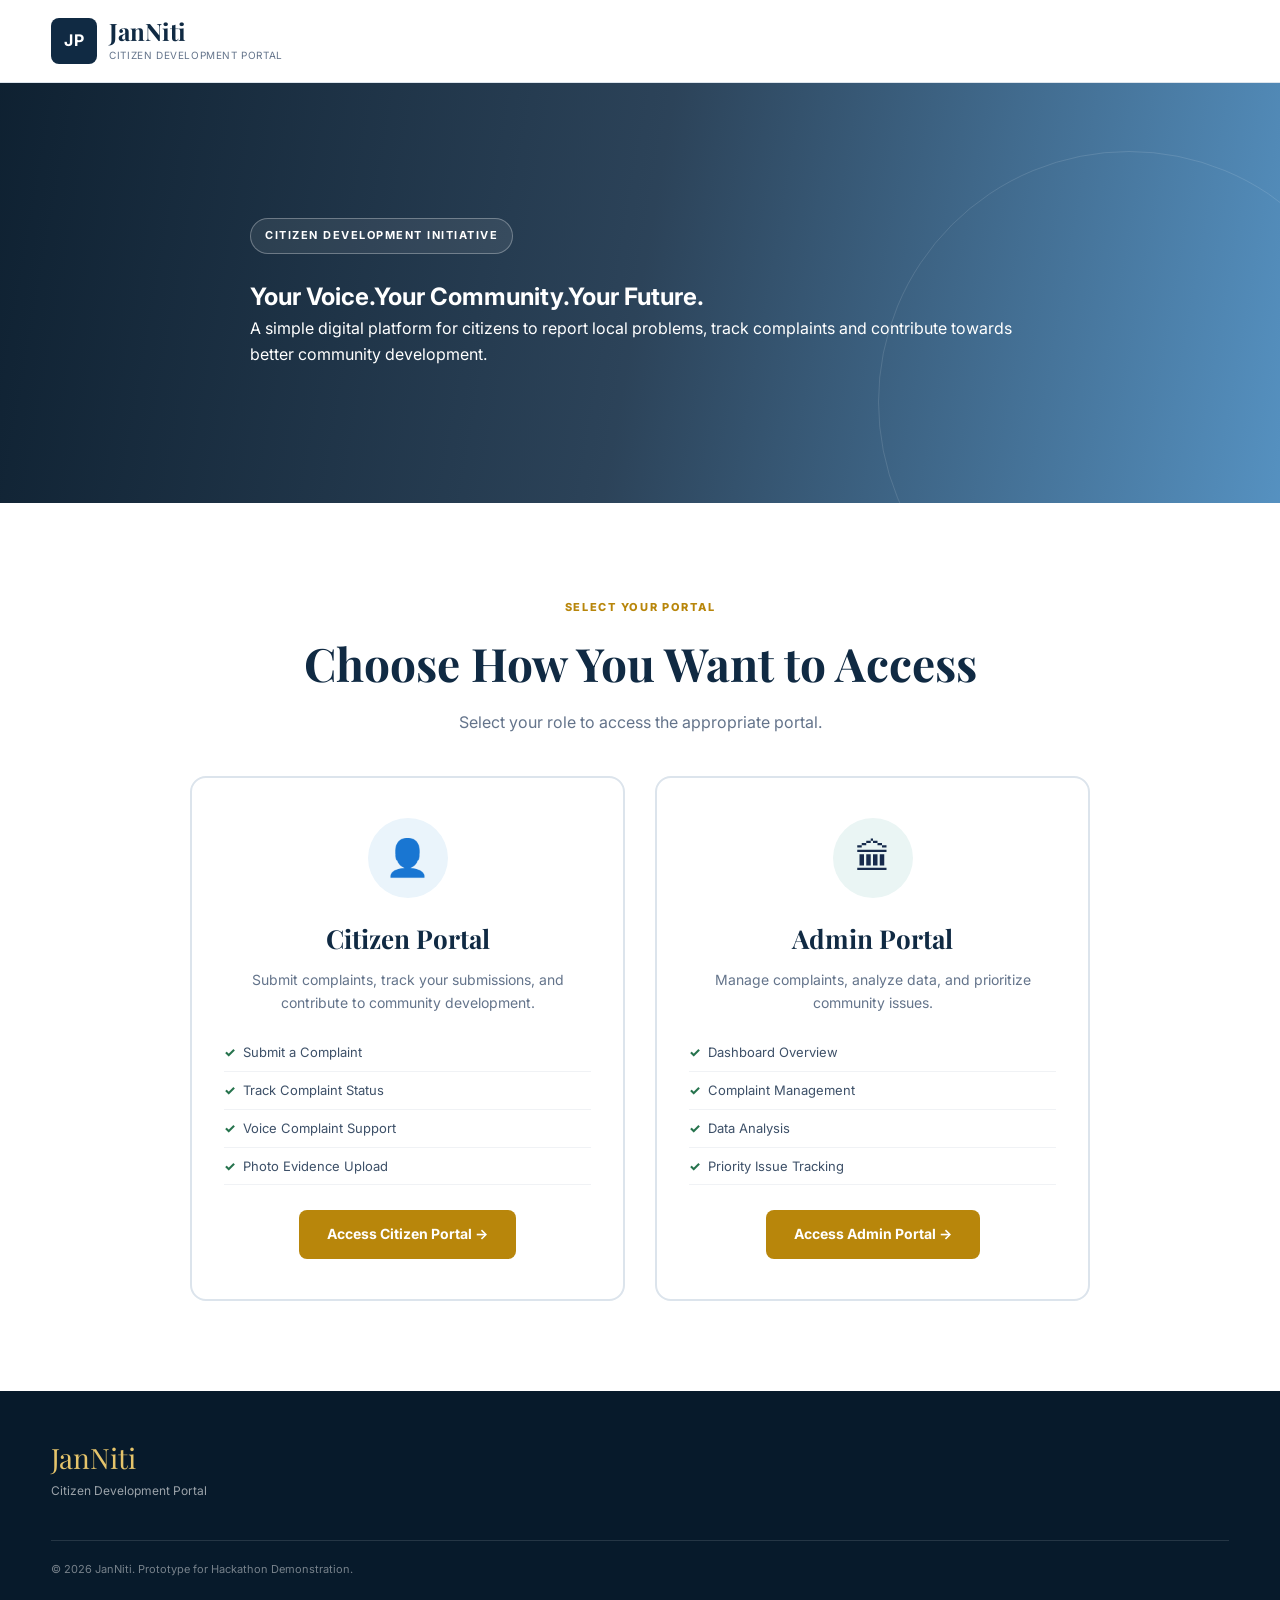
<file: frontend/index.html>
<!DOCTYPE html>
<html lang="en">
<head>
    <meta charset="UTF-8">
    <meta name="viewport" content="width=device-width, initial-scale=1.0">
    <title>JanNiti | Citizen Development Portal</title>
    <link rel="stylesheet" href="styles.css">
    <link rel="preconnect" href="https://fonts.googleapis.com">
    <link rel="preconnect" href="https://fonts.gstatic.com" crossorigin>
    <link href="https://fonts.googleapis.com/css2?family=Inter:wght@400;500;600;700;800&family=Playfair+Display:wght@600;700&display=swap" rel="stylesheet">
</head>
<body>

<!-- =====================================================
     LANDING PAGE - ROLE SELECTOR
===================================================== -->
<div id="landingPage" class="landing-page">

    <header class="landing-header">
        <div class="container nav-container">
            <div class="logo">
                <div class="logo-symbol">JP</div>
                <div class="logo-text">
                    <strong>JanNiti</strong>
                    <span>Citizen Development Portal</span>
                </div>
            </div>
        </div>
    </header>

    <section class="landing-hero">
        <div class="hero-overlay"></div>
        <div class="container hero-content">
            <div class="hero-badge">CITIZEN DEVELOPMENT INITIATIVE</div>
            <h1>Your Voice.<span>Your Community.</span>Your Future.</h1>
            <p>A simple digital platform for citizens to report local problems, track complaints and contribute towards better community development.</p>
        </div>
    </section>

    <section class="role-selector">
        <div class="container">
            <div class="section-heading center">
                <span class="small-title">SELECT YOUR PORTAL</span>
                <h2>Choose How You Want to Access</h2>
                <p>Select your role to access the appropriate portal.</p>
            </div>

            <div class="role-grid">
                <div class="role-card" onclick="showPortal('citizen')">
                    <div class="role-icon citizen-icon">
                        <span>&#x1F464;</span>
                    </div>
                    <h3>Citizen Portal</h3>
                    <p>Submit complaints, track your submissions, and contribute to community development.</p>
                    <ul class="role-features">
                        <li>Submit a Complaint</li>
                        <li>Track Complaint Status</li>
                        <li>Voice Complaint Support</li>
                        <li>Photo Evidence Upload</li>
                    </ul>
                    <span class="role-btn">Access Citizen Portal &rarr;</span>
                </div>

                <div class="role-card" onclick="showPortal('admin')">
                    <div class="role-icon admin-icon">
                        <span>&#x1F3DB;</span>
                    </div>
                    <h3>Admin Portal</h3>
                    <p>Manage complaints, analyze data, and prioritize community issues.</p>
                    <ul class="role-features">
                        <li>Dashboard Overview</li>
                        <li>Complaint Management</li>
                        <li>Data Analysis</li>
                        <li>Priority Issue Tracking</li>
                    </ul>
                    <span class="role-btn">Access Admin Portal &rarr;</span>
                </div>
            </div>
        </div>
    </section>

    <footer class="footer">
        <div class="container footer-content">
            <div>
                <div class="footer-logo">JanNiti</div>
                <p>Citizen Development Portal</p>
            </div>
            <div class="footer-bottom">&copy; 2026 JanNiti. Prototype for Hackathon Demonstration.</div>
        </div>
    </footer>
</div>


<!-- =====================================================
     CITIZEN PORTAL
===================================================== -->
<div id="citizenPortal" class="portal hidden">

    <header class="header">
        <div class="container nav-container">
            <a href="#" class="logo" onclick="showPortal('landing'); return false;">
                <div class="logo-symbol">JP</div>
                <div class="logo-text">
                    <strong>JanNiti</strong>
                    <span>Citizen Development Portal</span>
                </div>
            </a>
            <nav class="navbar">
                <a href="#citizen-home" class="nav-link active" data-citizen-nav="home">Home</a>
                <a href="#citizen-submit" class="nav-link" data-citizen-nav="submit">Submit Complaint</a>
                <a href="#citizen-track" class="nav-link" data-citizen-nav="track">Track Complaint</a>
                <a href="#citizen-about" class="nav-link" data-citizen-nav="about">About</a>
                <a href="#" class="nav-link switch-link" onclick="showPortal('admin'); return false;">Switch to Admin</a>
                <a href="#" class="nav-link" onclick="showPortal('landing'); return false;">Home</a>
            </nav>
            <button class="mobile-menu" id="mobileMenu">&#9776;</button>
        </div>
    </header>

    <main>
        <!-- HOME -->
        <section id="citizen-home" class="hero citizen-section active-section">
            <div class="hero-overlay"></div>
            <div class="container hero-content">
                <div class="hero-badge">CITIZEN DEVELOPMENT INITIATIVE</div>
                <h1>Your Voice.<span>Your Community.</span>Your Future.</h1>
                <p>A simple digital platform for citizens to report local problems, track complaints and contribute towards better community development.</p>
                <div class="hero-buttons">
                    <a href="#citizen-submit" class="btn btn-primary" onclick="showCitizenSection('submit')">Submit a Complaint <span>&rarr;</span></a>
                    <a href="#citizen-track" class="btn btn-outline" onclick="showCitizenSection('track')">Track Complaint</a>
                </div>
            </div>
        </section>

        <!-- QUICK ACTIONS -->
        <section class="quick-actions">
            <div class="container">
                <div class="section-heading center">
                    <span class="small-title">CITIZEN SERVICES</span>
                    <h2>How can we help you?</h2>
                    <p>Choose a service to raise or track your concern.</p>
                </div>
                <div class="action-grid">
                    <a href="#citizen-submit" class="action-card" onclick="showCitizenSection('submit')">
                        <div class="action-icon green">&#x1F4DD;</div>
                        <h3>Submit a Complaint</h3>
                        <p>Report a local issue or development-related concern to help bring attention to your community.</p>
                        <span class="card-link">Submit Now &rarr;</span>
                    </a>
                    <a href="#citizen-track" class="action-card" onclick="showCitizenSection('track')">
                        <div class="action-icon blue">&#x1F50D;</div>
                        <h3>Track Complaint</h3>
                        <p>Enter your Complaint ID to check the current status of your submitted complaint.</p>
                        <span class="card-link">Track Now &rarr;</span>
                    </a>
                    <a href="#citizen-about" class="action-card" onclick="showCitizenSection('about')">
                        <div class="action-icon gold">&#x2139;&#xFE0F;</div>
                        <h3>About the Initiative</h3>
                        <p>Learn how citizen feedback can contribute to better planning and community development.</p>
                        <span class="card-link">Learn More &rarr;</span>
                    </a>
                </div>
            </div>
        </section>

        <!-- SUBMIT COMPLAINT -->
        <section id="citizen-submit" class="section submit-section citizen-section">
            <div class="container">
                <div class="section-heading">
                    <span class="small-title">CITIZEN SERVICE</span>
                    <h2>Submit a Complaint</h2>
                    <p>Please provide accurate information so that your concern can be properly recorded.</p>
                </div>
                <div class="form-wrapper">
                    <div class="form-header">
                        <div>
                            <span class="form-number">01</span>
                            <div>
                                <h3>Complaint Details</h3>
                                <p>All fields marked with * are required.</p>
                            </div>
                        </div>
                    </div>
                    <form id="complaintForm">
                        <div class="form-section">
                            <h4>Personal Information</h4>
                            <div class="form-grid">
                                <div class="form-group">
                                    <label for="name">Full Name *</label>
                                    <input type="text" id="name" placeholder="Enter your full name" required>
                                </div>
                                <div class="form-group">
                                    <label for="phone">Mobile Number</label>
                                    <input type="tel" id="phone" placeholder="Enter mobile number">
                                </div>
                            </div>
                        </div>
                        <div class="form-section">
                            <h4>Location</h4>
                            <div class="form-grid">
                                <div class="form-group">
                                    <label for="village">Village / Locality *</label>
                                    <input type="text" id="village" placeholder="Enter village or locality" required>
                                </div>
                                <div class="form-group">
                                    <label for="district">District *</label>
                                    <input type="text" id="district" placeholder="Enter district" required>
                                </div>
                            </div>
                        </div>
                        <div class="form-section">
                            <h4>Complaint Information</h4>
                            <div class="form-grid">
                                <div class="form-group">
                                    <label for="category">Problem Category *</label>
                                    <select id="category" required>
                                        <option value="">Select a category</option>
                                        <option value="Roads">Roads &amp; Infrastructure</option>
                                        <option value="Healthcare">Healthcare</option>
                                        <option value="Education">Education</option>
                                        <option value="Water">Water &amp; Sanitation</option>
                                        <option value="Electricity">Electricity</option>
                                        <option value="Employment">Employment</option>
                                        <option value="Transport">Public Transport</option>
                                        <option value="Other">Other</option>
                                    </select>
                                </div>
                                <div class="form-group">
                                    <label for="language">Preferred Language *</label>
                                    <select id="language" required>
                                        <option value="">Select language</option>
                                        <option value="Assamese">Assamese</option>
                                        <option value="Bengali">Bengali</option>
                                        <option value="Bodo">Bodo</option>
                                        <option value="Dogri">Dogri</option>
                                        <option value="Gujarati">Gujarati</option>
                                        <option value="Hindi">Hindi</option>
                                        <option value="Kannada">Kannada</option>
                                        <option value="Kashmiri">Kashmiri</option>
                                        <option value="Konkani">Konkani</option>
                                        <option value="Maithili">Maithili</option>
                                        <option value="Malayalam">Malayalam</option>
                                        <option value="Manipuri">Manipuri</option>
                                        <option value="Marathi">Marathi</option>
                                        <option value="Odia">Odia</option>
                                        <option value="Punjabi">Punjabi</option>
                                        <option value="Sanskrit">Sanskrit</option>
                                        <option value="Santali">Santali</option>
                                        <option value="Sindhi">Sindhi</option>
                                        <option value="Tamil">Tamil</option>
                                        <option value="Telugu">Telugu</option>
                                        <option value="Urdu">Urdu</option>
                                    </select>
                                </div>
                            </div>
                            <div class="form-group">
                                <label>How serious is the problem? *</label>
                                <div class="severity-options">
                                    <label class="severity-card low">
                                        <input type="radio" name="severity" value="Low" required>
                                        <span>&#x1F7E2;</span>
                                        <div><strong>Low</strong><small>General inconvenience</small></div>
                                    </label>
                                    <label class="severity-card medium">
                                        <input type="radio" name="severity" value="Medium">
                                        <span>&#x1F7E1;</span>
                                        <div><strong>Medium</strong><small>Needs attention soon</small></div>
                                    </label>
                                    <label class="severity-card high">
                                        <input type="radio" name="severity" value="High">
                                        <span>&#x1F534;</span>
                                        <div><strong>High</strong><small>Requires urgent attention</small></div>
                                    </label>
                                </div>
                            </div>
                            <div class="form-group">
                                <label for="description">Describe Your Problem *</label>
                                <textarea id="description" rows="6" placeholder="Please describe the problem clearly..." required></textarea>
                                <div class="smart-tools">
                                    <button type="button" class="smart-tool" id="voiceButton">&#x1F3A4; Speak Complaint</button>
                                    <button type="button" class="smart-tool" id="similarButton">&#x1F50E; Check Similar Complaints</button>
                                </div>
                                <p id="voiceStatus" class="smart-status"></p>
                                <div id="similarResults" class="smart-results hidden"></div>
                            </div>
                        </div>
                        <div class="form-section">
                            <h4>Supporting Evidence</h4>
                            <div class="upload-box">
                                <div class="upload-icon">&#x1F4F7;</div>
                                <h4>Upload a Photograph</h4>
                                <p>A photograph can help explain the issue. This is optional.</p>
                                <label for="photo" class="upload-button">Choose Photo</label>
                                <input type="file" id="photo" accept="image/*" hidden>
                                <p id="fileName" class="file-name"></p>
                                <img id="photoPreview" class="photo-preview" alt="Selected complaint photo">
                                <div id="photoAnalysis" class="photo-analysis hidden"></div>
                            </div>
                        </div>
                        <div class="form-footer">
                            <p>By submitting this form, you confirm that the information provided is accurate.</p>
                            <button type="submit" class="btn btn-primary submit-button">Submit Complaint <span>&rarr;</span></button>
                        </div>
                    </form>
                </div>
            </div>
        </section>

        <!-- SUCCESS -->
        <section id="success" class="success-section hidden">
            <div class="container">
                <div class="success-card">
                    <div class="success-icon">&#x2713;</div>
                    <span class="small-title">SUBMISSION SUCCESSFUL</span>
                    <h2>Your complaint has been submitted.</h2>
                    <p>Please save your Complaint ID. You will need it to track the status of your complaint.</p>
                    <div class="complaint-id-box">
                        <span>YOUR COMPLAINT ID</span>
                        <strong id="generatedId">CMP-1001</strong>
                    </div>
                    <div class="success-buttons">
                        <button class="btn btn-primary" onclick="copyComplaintId()">Copy Complaint ID</button>
                        <a href="#citizen-track" class="btn btn-secondary" onclick="showCitizenSection('track')">Track Complaint</a>
                    </div>
                </div>
            </div>
        </section>

        <!-- TRACK -->
        <section id="citizen-track" class="section track-section citizen-section">
            <div class="container">
                <div class="section-heading center">
                    <span class="small-title">COMPLAINT STATUS</span>
                    <h2>Track Your Complaint</h2>
                    <p>Enter the Complaint ID you received after submitting your complaint.</p>
                </div>
                <div class="track-card">
                    <form id="trackForm">
                        <label for="trackId">Complaint ID</label>
                        <div class="track-input">
                            <input type="text" id="trackId" placeholder="Example: CMP-1001" required>
                            <button type="submit" class="btn btn-primary">Track</button>
                        </div>
                    </form>
                    <div id="trackResult" class="track-result hidden"></div>
                </div>
            </div>
        </section>

        <!-- ABOUT -->
        <section id="citizen-about" class="section about-section citizen-section">
            <div class="container">
                <div class="about-grid">
                    <div class="about-content">
                        <span class="small-title">ABOUT THE INITIATIVE</span>
                        <h2>Building better communities through citizen participation.</h2>
                        <p>JanNiti is a citizen-focused digital platform designed to provide a simple and accessible way for people to communicate development-related problems in their communities.</p>
                        <p>The platform organizes citizen complaints by category, location and urgency so that important community concerns can be identified and given appropriate attention.</p>
                    </div>
                    <div class="about-card">
                        <h3>How It Works</h3>
                        <div class="process-item"><span>01</span><div><strong>Submit</strong><p>Tell us about a problem in your area.</p></div></div>
                        <div class="process-item"><span>02</span><div><strong>Record</strong><p>Your complaint receives a unique ID.</p></div></div>
                        <div class="process-item"><span>03</span><div><strong>Track</strong><p>Use your ID to check complaint status.</p></div></div>
                        <div class="process-item"><span>04</span><div><strong>Improve</strong><p>Citizen feedback helps identify community priorities.</p></div></div>
                    </div>
                </div>
            </div>
        </section>
    </main>

    <footer class="footer">
        <div class="container footer-content">
            <div>
                <div class="footer-logo">JanNiti</div>
                <p>Citizen Development Portal</p>
            </div>
            <div class="footer-links">
                <a href="#citizen-home" onclick="showCitizenSection('home')">Home</a>
                <a href="#citizen-submit" onclick="showCitizenSection('submit')">Submit Complaint</a>
                <a href="#citizen-track" onclick="showCitizenSection('track')">Track Complaint</a>
                <a href="#citizen-about" onclick="showCitizenSection('about')">About</a>
            </div>
            <div class="footer-bottom">&copy; 2026 JanNiti. Prototype for Hackathon Demonstration.</div>
        </div>
    </footer>

    <div id="citizenToast" class="toast">Complaint ID copied!</div>
</div>


<!-- =====================================================
     ADMIN PORTAL
===================================================== -->
<div id="adminPortal" class="portal hidden">

    <!-- ADMIN LOGIN SCREEN -->
    <div id="adminLoginScreen" class="admin-login-screen">
        <div class="admin-login-card">
            <div class="admin-login-header">
                <div class="admin-login-logo">
                    <div class="logo-symbol">JN</div>
                </div>
                <h2>Admin Login</h2>
                <p>Sign in to access the administration dashboard</p>
            </div>
            <form id="adminLoginForm" class="admin-login-form">
                <div class="admin-login-field">
                    <label for="adminUsername">Username</label>
                    <input type="text" id="adminUsername" placeholder="Enter username" required autocomplete="username">
                </div>
                <div class="admin-login-field">
                    <label for="adminPassword">Password</label>
                    <input type="password" id="adminPassword" placeholder="Enter password" required autocomplete="current-password">
                </div>
                <div id="adminLoginError" class="admin-login-error hidden"></div>
                <button type="submit" id="adminLoginBtn" class="btn btn-primary admin-login-btn">
                    <span class="admin-login-btn-text">Sign In</span>
                    <span class="admin-login-btn-loading hidden">Signing in...</span>
                </button>
            </form>
            <div class="admin-login-footer">
                <a href="#" onclick="showPortal('landing'); return false;">Back to Home</a>
            </div>
        </div>
    </div>

    <!-- ADMIN DASHBOARD (hidden until authenticated) -->
    <div id="adminDashboard" class="hidden">
    <aside class="sidebar" id="sidebar">
        <div class="brand" onclick="adminLogout()" title="Click to logout" style="cursor:pointer;">
            <div class="brand-logo">JN</div>
            <div class="brand-info">
                <h2>JanNiti</h2>
                <span>Government Portal</span>
            </div>
        </div>
        <div class="nav-title">ADMINISTRATION</div>
        <nav class="side-nav">
            <button class="nav-button active" data-section="dashboard"><span class="nav-icon">&#x25A6;</span><span>Dashboard</span></button>
            <button class="nav-button" data-section="complaints"><span class="nav-icon">&#x25A4;</span><span>Complaints</span></button>
            <button class="nav-button" data-section="analysis"><span class="nav-icon">&#x25EB;</span><span>Analysis</span></button>
            <button class="nav-button" data-section="priority"><span class="nav-icon">&#x25C6;</span><span>Priority Issues</span></button>
            <button class="nav-button" onclick="showPortal('landing')"><span class="nav-icon">&#x2302;</span><span>Home</span></button>
        </nav>
        <div class="admin-profile">
            <div class="avatar">AD</div>
            <div>
                <strong>Administrator</strong>
                <small>District Administration</small>
            </div>
            <button class="admin-logout-btn" onclick="adminLogout()" title="Logout">Logout</button>
        </div>
    </aside>

    <main class="main-content">
        <header class="topbar">
            <div class="topbar-left">
                <button class="menu-button" id="menuButton">&#9776;</button>
                <div>
                    <span class="top-label">ADMINISTRATIVE PORTAL</span>
                    <h1 id="pageTitle">Development Dashboard</h1>
                </div>
            </div>
            <div class="topbar-right">
                <a href="#" class="switch-link-admin" onclick="showPortal('citizen'); return false;">Switch to Citizen</a>
                <span id="currentDate"></span>
                <div class="notification">&#x1F514;<span id="notificationCount">0</span></div>
            </div>
        </header>

        <div class="page-container">
            <!-- DASHBOARD -->
            <section class="page-section active-section" id="dashboard">
                <div class="section-header">
                    <div>
                        <span class="section-label">OVERVIEW</span>
                        <h2>Community Feedback Overview</h2>
                        <p>Monitor citizen complaints and development issues.</p>
                    </div>
                    <button class="refresh-button" id="refreshButton">&#x21BB; Refresh Data</button>
                </div>
                <div class="stats-grid">
                    <div class="stat-card"><div class="stat-icon teal">&#x25A4;</div><div><span>Total Complaints</span><strong id="totalComplaints">0</strong><small>All submitted complaints</small></div></div>
                    <div class="stat-card"><div class="stat-icon gold">&#x23F7;</div><div><span>Pending</span><strong id="pendingComplaints">0</strong><small>Awaiting review</small></div></div>
                    <div class="stat-card"><div class="stat-icon orange">!</div><div><span>Under Review</span><strong id="reviewComplaints">0</strong><small>Currently being reviewed</small></div></div>
                    <div class="stat-card"><div class="stat-icon green">&#x2713;</div><div><span>Resolved</span><strong id="resolvedComplaints">0</strong><small>Successfully resolved</small></div></div>
                </div>
                <div class="two-column">
                    <div class="card">
                        <div class="card-header">
                            <div><span class="section-label">COMMUNITY NEEDS</span><h3>Priority Issues</h3></div>
                            <span class="gold-symbol">&#x25C6;</span>
                        </div>
                        <div id="dashboardPriorityList"></div>
                        <button class="text-button" data-section-target="priority">View All Priority Issues &rarr;</button>
                    </div>
                    <div class="card">
                        <div class="card-header">
                            <div><span class="section-label">DISTRIBUTION</span><h3>Issue Categories</h3></div>
                        </div>
                        <div id="dashboardCategoryList"></div>
                        <button class="text-button" data-section-target="analysis">View Full Analysis &rarr;</button>
                    </div>
                </div>
                <div class="card large-card">
                    <div class="card-header">
                        <div><span class="section-label">CITIZEN REPORTS</span><h3>Recent Complaints</h3></div>
                        <button class="text-button" data-section-target="complaints">View All &rarr;</button>
                    </div>
                    <div class="table-container">
                        <table>
                            <thead><tr><th>ID</th><th>Category</th><th>Location</th><th>Severity</th><th>Status</th><th>Priority</th><th>Action</th></tr></thead>
                            <tbody id="dashboardTable"></tbody>
                        </table>
                    </div>
                </div>
            </section>

            <!-- COMPLAINTS -->
            <section class="page-section" id="complaints">
                <div class="section-header">
                    <div>
                        <span class="section-label">CITIZEN REPORTS</span>
                        <h2>Complaint Management</h2>
                        <p>Review and manage complaints submitted by citizens.</p>
                    </div>
                </div>
                <div class="filter-card">
                    <div class="search-box"><span>&#x2315;</span><input type="text" id="searchInput" placeholder="Search complaint ID, category or location..."></div>
                    <select id="statusFilter">
                        <option value="All">All Status</option>
                        <option value="Submitted">Submitted</option>
                        <option value="Under Review">Under Review</option>
                        <option value="Action Planned">Action Planned</option>
                        <option value="Resolved">Resolved</option>
                    </select>
                    <select id="severityFilter">
                        <option value="All">All Severity</option>
                        <option value="High">High</option>
                        <option value="Medium">Medium</option>
                        <option value="Low">Low</option>
                    </select>
                </div>
                <div class="card large-card">
                    <div class="table-container">
                        <table>
                            <thead><tr><th>Complaint ID</th><th>Category</th><th>Citizen</th><th>Location</th><th>Severity</th><th>Status</th><th>Priority</th><th>Action</th></tr></thead>
                            <tbody id="complaintsTable"></tbody>
                        </table>
                    </div>
                </div>
            </section>

            <!-- ANALYSIS -->
            <section class="page-section" id="analysis">
                <div class="section-header">
                    <div>
                        <span class="section-label">DATA ANALYSIS</span>
                        <h2>Complaint Analysis</h2>
                        <p>Understand the distribution of citizen complaints.</p>
                    </div>
                </div>
                <div class="analysis-grid">
                    <div class="card">
                        <div class="card-header"><div><span class="section-label">CATEGORY</span><h3>Complaints by Category</h3></div></div>
                        <div id="analysisCategoryList"></div>
                    </div>
                    <div class="card">
                        <div class="card-header"><div><span class="section-label">STATUS</span><h3>Complaint Status</h3></div></div>
                        <div id="statusAnalysis"></div>
                    </div>
                </div>
                <div class="card">
                    <div class="card-header"><div><span class="section-label">SUMMARY</span><h3>Administrative Summary</h3></div></div>
                    <div class="summary-grid" id="summaryGrid"></div>
                </div>
            </section>

            <!-- PRIORITY -->
            <section class="page-section" id="priority">
                <div class="section-header">
                    <div>
                        <span class="section-label">URGENT ISSUES</span>
                        <h2>Priority Issues</h2>
                        <p>Complaints requiring greater administrative attention.</p>
                    </div>
                </div>
                <div class="priority-banner">
                    <div><strong>Priority Score</strong><p>Higher scores indicate issues that may require earlier attention.</p></div>
                    <div class="priority-legend">
                        <span class="high">&#x25CF; High</span>
                        <span class="medium">&#x25CF; Medium</span>
                        <span class="low">&#x25CF; Low</span>
                    </div>
                </div>
                <div class="card large-card">
                    <div class="table-container">
                        <table>
                            <thead><tr><th>Rank</th><th>Category</th><th>Reported issues</th><th>Citizen demand</th><th>Urgency weight</th><th>Hotspot score</th><th>Priority score</th><th>Band</th></tr></thead>
                            <tbody id="priorityTable"></tbody>
                        </table>
                    </div>
                </div>
            </section>
        </div>
    </main>

    <!-- COMPLAINT DETAILS MODAL -->
    <div class="modal-overlay hidden" id="modalOverlay">
        <div class="modal">
            <button class="close-modal" id="closeModal">&times;</button>
            <span class="section-label">COMPLAINT DETAILS</span>
            <h2 id="modalTitle">Complaint</h2>
            <p class="modal-id" id="modalId"></p>
            <div class="details-grid" id="modalDetails"></div>
            <div class="description-box"><span>COMPLAINT DESCRIPTION</span><p id="modalDescription"></p></div>
            <div class="status-update">
                <label>Update Complaint Status</label>
                <select id="modalStatus">
                    <option value="Submitted">Submitted</option>
                    <option value="Under Review">Under Review</option>
                    <option value="Action Planned">Action Planned</option>
                    <option value="Resolved">Resolved</option>
                </select>
                <button id="updateStatusButton">Update Status</button>
            </div>
        </div>
    </div>

    <div class="toast" id="adminToast">Updated successfully</div>
    </div><!-- end adminDashboard -->
</div><!-- end adminPortal -->


<!-- =====================================================
     BACKEND API URL
     Local development points at the FastAPI dev server.
     For deployment, change this line to your hosted backend
     URL, e.g.  window.CIVICAI_API_URL = "https://civicai.onrender.com";
     app.js reads this via window.CIVICAI_API_URL with a
     fallback to http://127.0.0.1:8010.
===================================================== -->
<script>
    window.CIVICAI_API_URL = "https://jannitigov.antideploy.com";
</script>
<script src="app.js"></script>
</body>
</html>
</file>
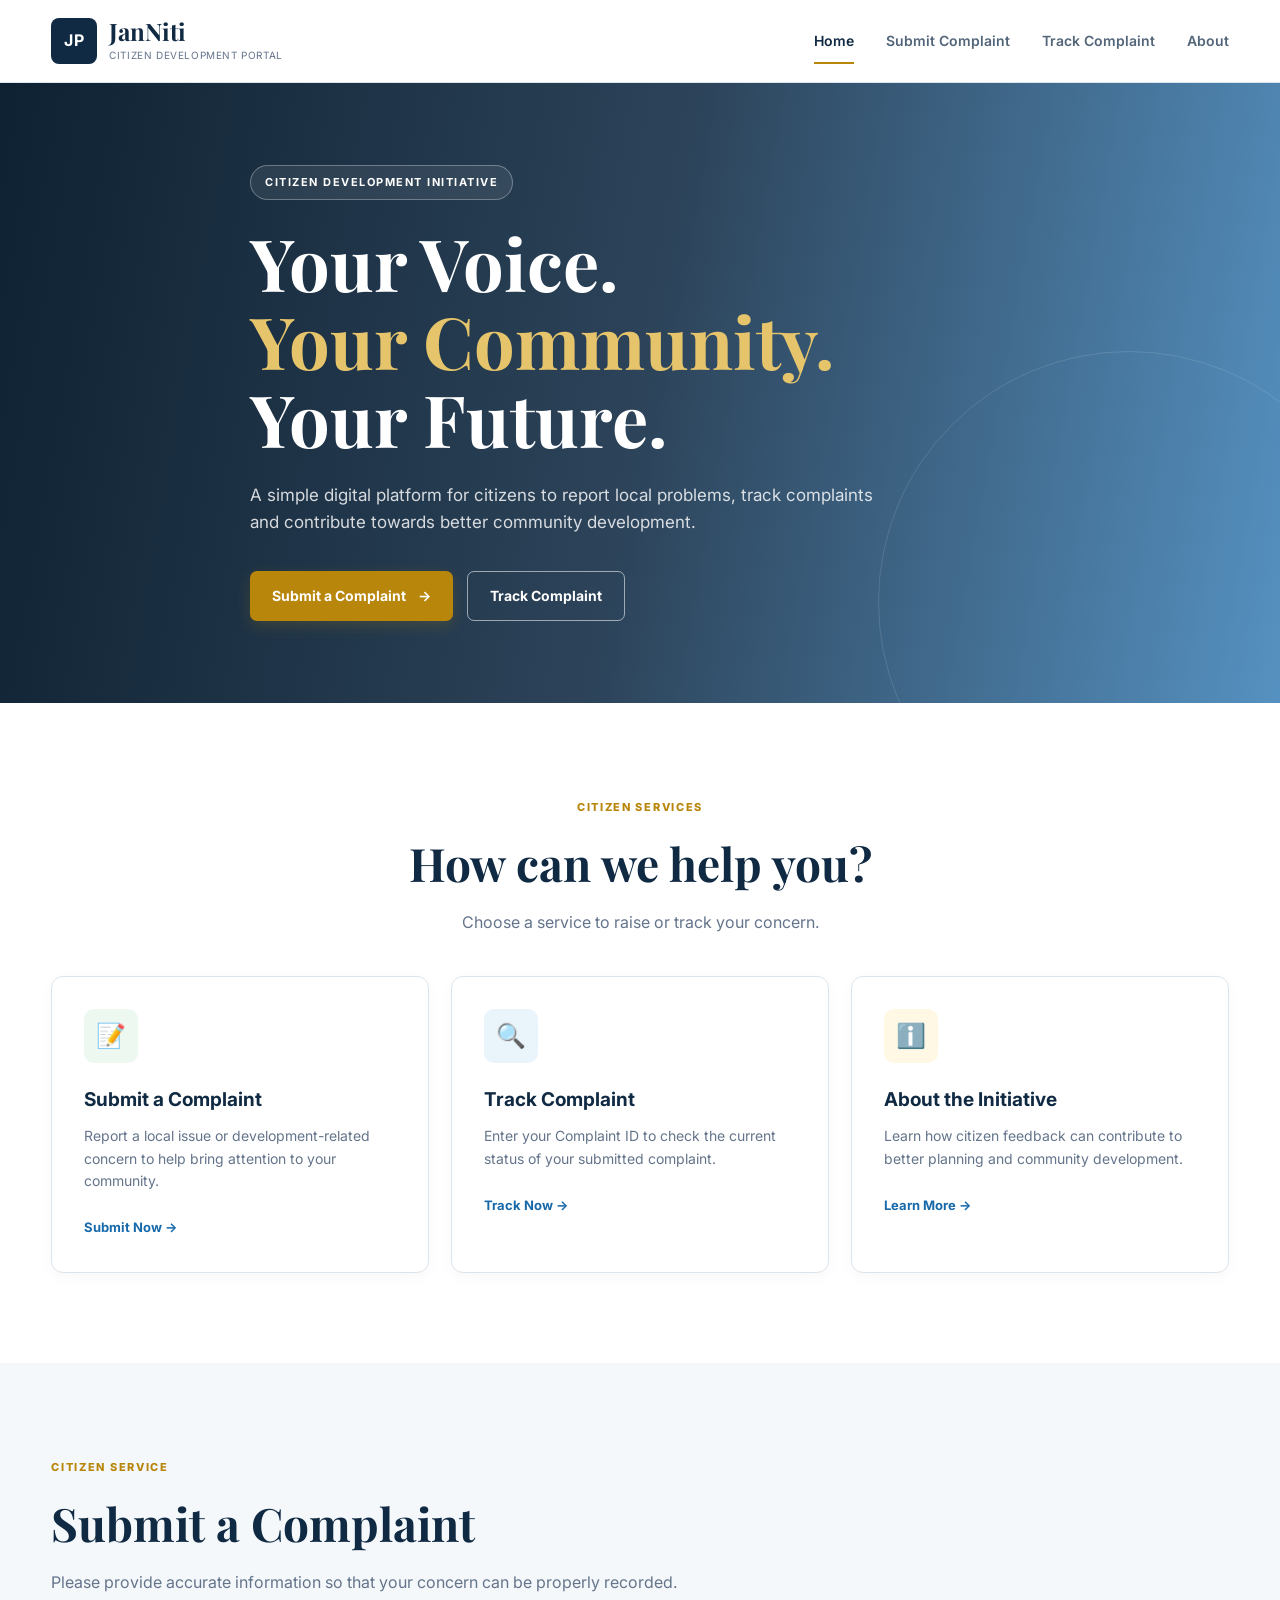
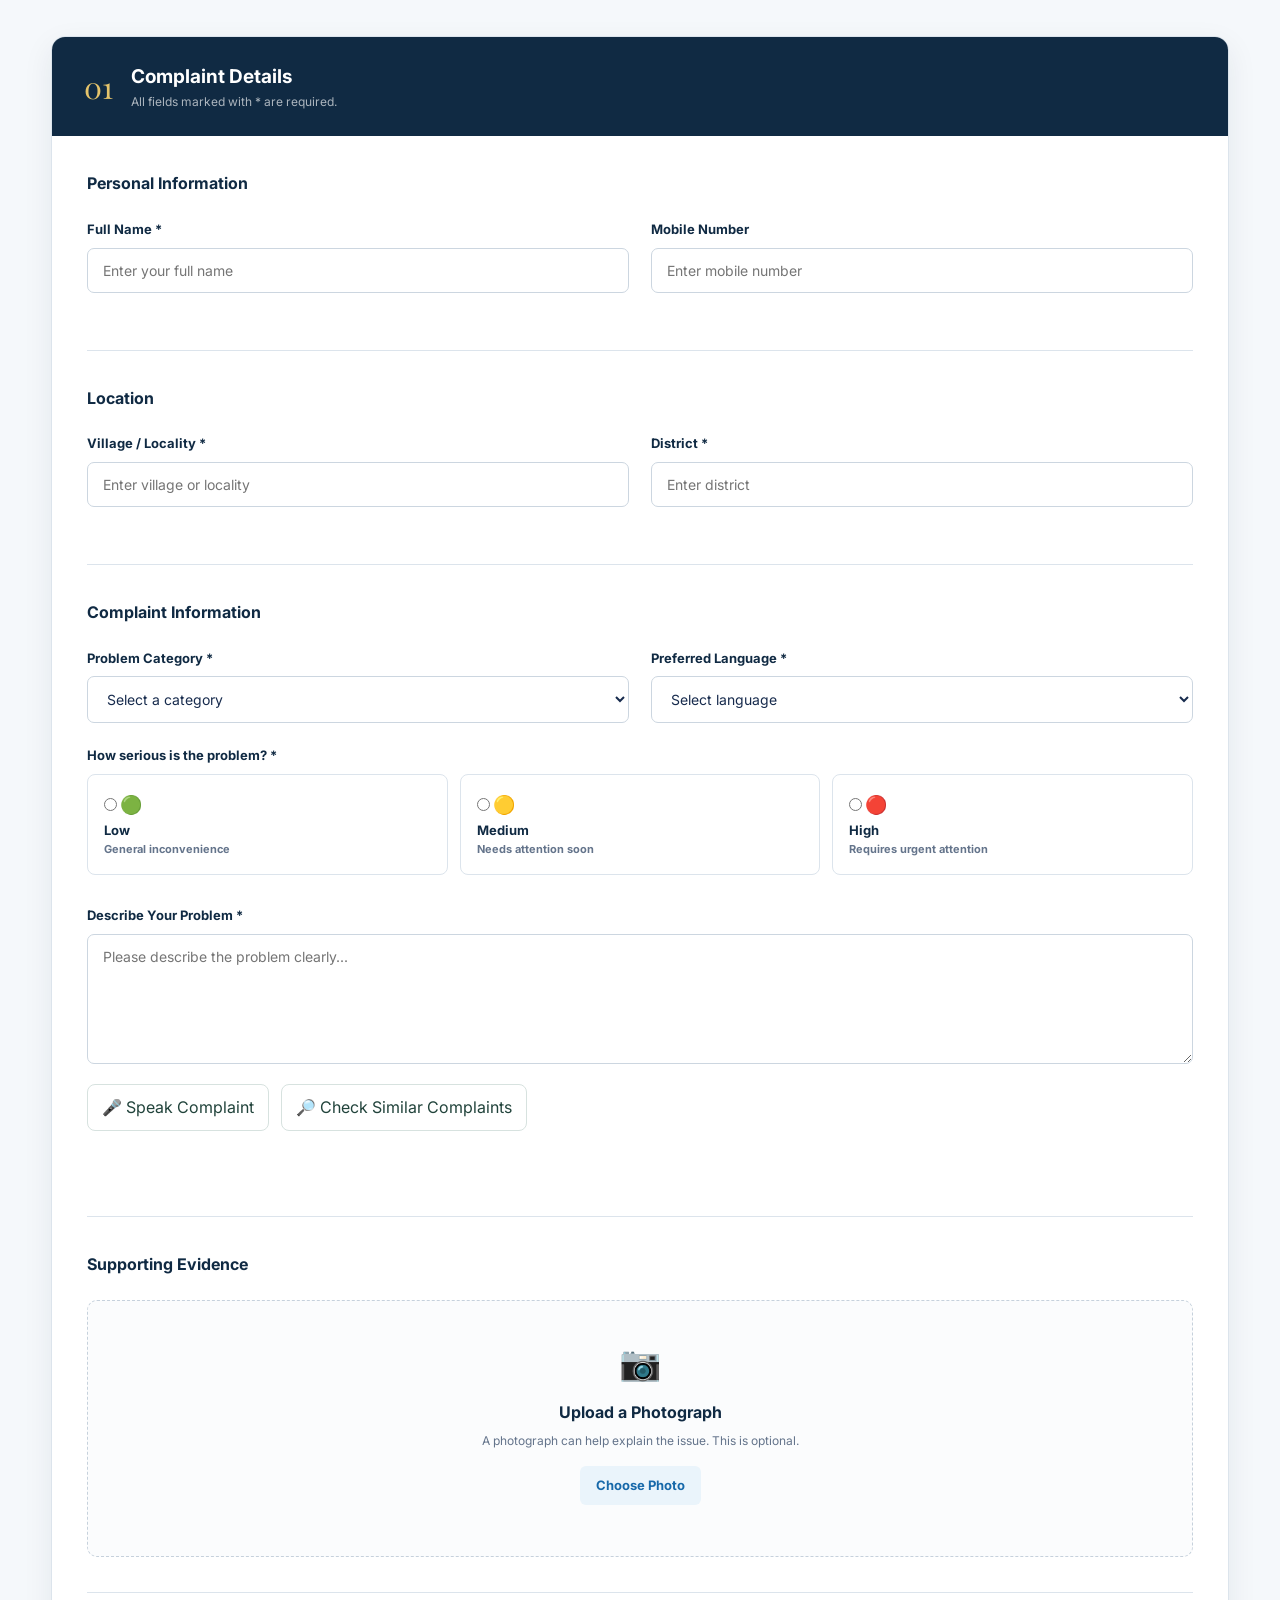
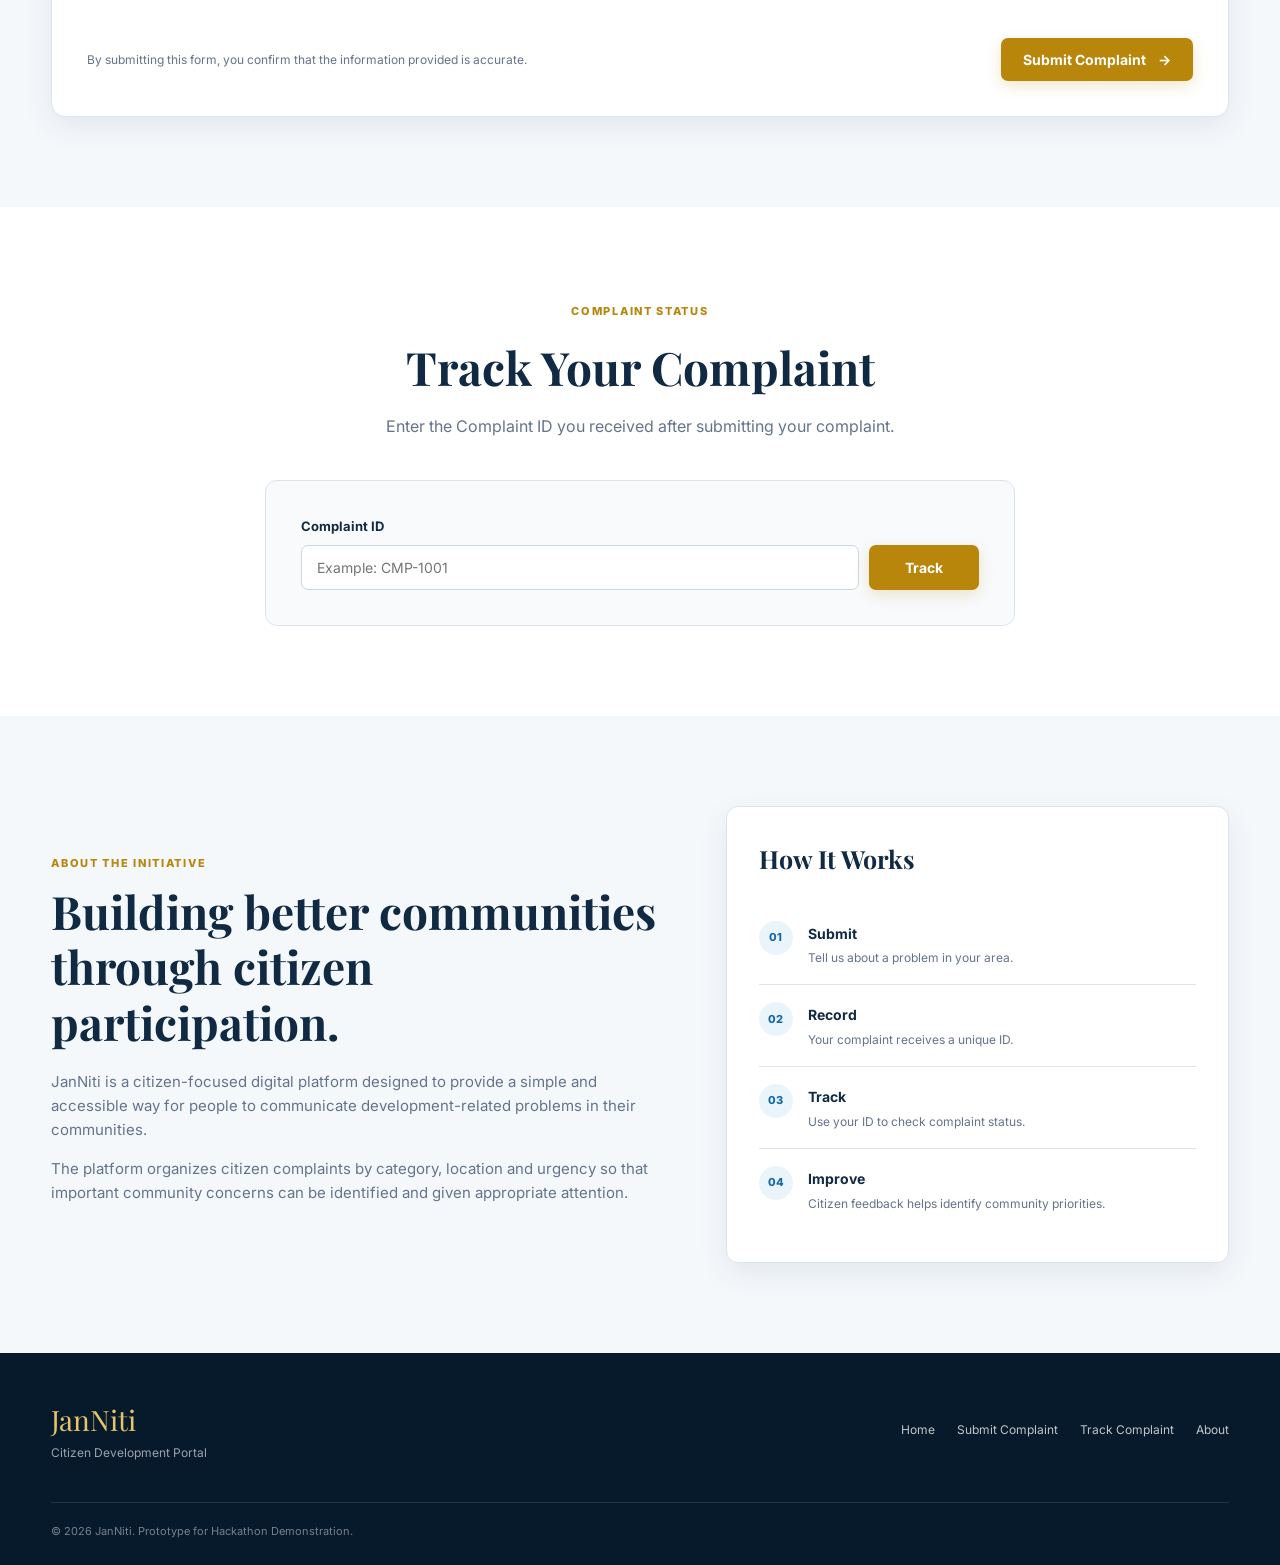
<file: frontend/Citizen side/index.html>
<!DOCTYPE html>
<html lang="en">
<head>
    <meta charset="UTF-8">
    <meta name="viewport" content="width=device-width, initial-scale=1.0">

    <title>JanNiti | Citizen Development Portal</title>

    <link rel="stylesheet" href="style.css">


    <!-- Google Font -->
    <link rel="preconnect" href="https://fonts.googleapis.com">
    <link rel="preconnect" href="https://fonts.gstatic.com" crossorigin>
    <link href="https://fonts.googleapis.com/css2?family=Inter:wght@400;500;600;700&family=Playfair+Display:wght@600;700&display=swap" rel="stylesheet">
</head>

<body>

    <!-- ================= HEADER ================= -->

    <header class="header">

        <div class="container nav-container">

            <a href="#home" class="logo">

                <div class="logo-symbol">
                    JP
                </div>

                <div class="logo-text">
                    <strong>JanNiti</strong>
                    <span>Citizen Development Portal</span>
                </div>

            </a>


            <nav class="navbar">

                <a href="#home" class="nav-link active">Home</a>

                <a href="#submit" class="nav-link">
                    Submit Complaint
                </a>

                <a href="#track" class="nav-link">
                    Track Complaint
                </a>

                <a href="#about" class="nav-link">
                    About
                </a>

            </nav>


            <button class="mobile-menu" id="mobileMenu">
                ☰
            </button>

        </div>

    </header>



    <main>

        <!-- ================= HOME ================= -->

        <section id="home" class="hero">

            <div class="hero-overlay"></div>

            <div class="container hero-content">

                <div class="hero-badge">
                    CITIZEN DEVELOPMENT INITIATIVE
                </div>

                <h1>
                    Your Voice.
                    <span>Your Community.</span>
                    Your Future.
                </h1>

                <p>
                    A simple digital platform for citizens to report
                    local problems, track complaints and contribute
                    towards better community development.
                </p>


                <div class="hero-buttons">

                    <a href="#submit" class="btn btn-primary">
                        Submit a Complaint
                        <span>→</span>
                    </a>

                    <a href="#track" class="btn btn-outline">
                        Track Complaint
                    </a>

                </div>

            </div>

        </section>



        <!-- ================= QUICK ACTIONS ================= -->

        <section class="quick-actions">

            <div class="container">

                <div class="section-heading center">

                    <span class="small-title">
                        CITIZEN SERVICES
                    </span>

                    <h2>
                        How can we help you?
                    </h2>

                    <p>
                        Choose a service to raise or track your concern.
                    </p>

                </div>


                <div class="action-grid">

                    <!-- Submit -->

                    <a href="#submit" class="action-card">

                        <div class="action-icon green">
                            📝
                        </div>

                        <h3>
                            Submit a Complaint
                        </h3>

                        <p>
                            Report a local issue or development-related
                            concern to help bring attention to your community.
                        </p>

                        <span class="card-link">
                            Submit Now →
                        </span>

                    </a>


                    <!-- Track -->

                    <a href="#track" class="action-card">

                        <div class="action-icon blue">
                            🔍
                        </div>

                        <h3>
                            Track Complaint
                        </h3>

                        <p>
                            Enter your Complaint ID to check the current
                            status of your submitted complaint.
                        </p>

                        <span class="card-link">
                            Track Now →
                        </span>

                    </a>


                    <!-- About -->

                    <a href="#about" class="action-card">

                        <div class="action-icon gold">
                            ℹ️
                        </div>

                        <h3>
                            About the Initiative
                        </h3>

                        <p>
                            Learn how citizen feedback can contribute to
                            better planning and community development.
                        </p>

                        <span class="card-link">
                            Learn More →
                        </span>

                    </a>

                </div>

            </div>

        </section>



        <!-- ================= SUBMIT COMPLAINT ================= -->

        <section id="submit" class="section submit-section">

            <div class="container">

                <div class="section-heading">

                    <span class="small-title">
                        CITIZEN SERVICE
                    </span>

                    <h2>
                        Submit a Complaint
                    </h2>

                    <p>
                        Please provide accurate information so that your
                        concern can be properly recorded.
                    </p>

                </div>


                <div class="form-wrapper">

                    <div class="form-header">

                        <div>
                            <span class="form-number">
                                01
                            </span>

                            <div>
                                <h3>
                                    Complaint Details
                                </h3>

                                <p>
                                    All fields marked with * are required.
                                </p>
                            </div>
                        </div>

                    </div>


                    <form id="complaintForm">

                        <!-- Personal Details -->

                        <div class="form-section">

                            <h4>
                                Personal Information
                            </h4>

                            <div class="form-grid">

                                <div class="form-group">

                                    <label for="name">
                                        Full Name *
                                    </label>

                                    <input
                                        type="text"
                                        id="name"
                                        placeholder="Enter your full name"
                                        required
                                    >

                                </div>


                                <div class="form-group">

                                    <label for="phone">
                                        Mobile Number
                                    </label>

                                    <input
                                        type="tel"
                                        id="phone"
                                        placeholder="Enter mobile number"
                                    >

                                </div>

                            </div>

                        </div>


                        <!-- Location -->

                        <div class="form-section">

                            <h4>
                                Location
                            </h4>

                            <div class="form-grid">

                                <div class="form-group">

                                    <label for="village">
                                        Village / Locality *
                                    </label>

                                    <input
                                        type="text"
                                        id="village"
                                        placeholder="Enter village or locality"
                                        required
                                    >

                                </div>


                                <div class="form-group">

                                    <label for="district">
                                        District *
                                    </label>

                                    <input
                                        type="text"
                                        id="district"
                                        placeholder="Enter district"
                                        required
                                    >

                                </div>

                            </div>

                        </div>


                        <!-- Complaint -->

                        <div class="form-section">

                            <h4>
                                Complaint Information
                            </h4>

                            <div class="form-grid">

                                <div class="form-group">

                                    <label for="category">
                                        Problem Category *
                                    </label>

                                    <select id="category" required>

                                        <option value="">
                                            Select a category
                                        </option>

                                        <option value="Roads">
                                            Roads & Infrastructure
                                        </option>

                                        <option value="Healthcare">
                                            Healthcare
                                        </option>

                                        <option value="Education">
                                            Education
                                        </option>

                                        <option value="Water">
                                            Water & Sanitation
                                        </option>

                                        <option value="Electricity">
                                            Electricity
                                        </option>

                                        <option value="Employment">
                                            Employment
                                        </option>

                                        <option value="Transport">
                                            Public Transport
                                        </option>

                                        <option value="Other">
                                            Other
                                        </option>

                                    </select>

                                </div>


                                <div class="form-group">

                                    <label for="language">
                                        Preferred Language *
                                    </label>

                                    <select id="language" required>

                                        <option value="">
                                            Select language
                                        </option>

                                        <option value="Assamese">
                                            Assamese
                                        </option>

                                        <option value="Bengali">
                                            Bengali
                                        </option>

                                        <option value="Bodo">
                                            Bodo
                                        </option>

                                        <option value="Dogri">
                                            Dogri
                                        </option>

                                        <option value="Gujarati">
                                            Gujarati
                                        </option>

                                        <option value="Hindi">
                                            Hindi
                                        </option>

                                        <option value="Kannada">
                                            Kannada
                                        </option>
                                        
                                        <option value="Kashmiri">
                                            Kashmiri
                                        </option>

                                        <option value="Konkani">
                                            Konkani
                                        </option>

                                        <option value="Maithili">
                                            Maithili
                                        </option>

                                        <option value="Malayalam">
                                            Malayalam
                                        </option>
                                        
                                        <option value="Manipuri">
                                            Manipuri
                                        </option>

                                        <option value="Marathi">
                                            Marathi
                                        </option>

                                        <option value="Odia">
                                            Odia
                                        </option>

                                        <option value="Punjabi">
                                            Punjabi
                                        </option>
                                        
                                        <option value="Sanskrit">
                                            Sanskrit
                                        </option>

                                         <option value="Santali">
                                            Santali
                                        </option>

                                        <option value="Sindhi">
                                            Sindhi
                                        </option>

                                        <option value="Tamil">
                                            Tamil
                                        </option>

                                        <option value="Telugu">
                                            Telugu
                                        </option>
                                        
                                        <option value="Urdu">
                                            Urdu
                                        </option>

                                    </select>

                                </div>

                            </div>


                            <div class="form-group">

                                <label>
                                    How serious is the problem? *
                                </label>

                                <div class="severity-options">

                                    <label class="severity-card low">

                                        <input
                                            type="radio"
                                            name="severity"
                                            value="Low"
                                            required
                                        >

                                        <span>
                                            🟢
                                        </span>

                                        <div>
                                            <strong>Low</strong>
                                            <small>
                                                General inconvenience
                                            </small>
                                        </div>

                                    </label>


                                    <label class="severity-card medium">

                                        <input
                                            type="radio"
                                            name="severity"
                                            value="Medium"
                                        >

                                        <span>
                                            🟡
                                        </span>

                                        <div>
                                            <strong>Medium</strong>
                                            <small>
                                                Needs attention soon
                                            </small>
                                        </div>

                                    </label>


                                    <label class="severity-card high">

                                        <input
                                            type="radio"
                                            name="severity"
                                            value="High"
                                        >

                                        <span>
                                            🔴
                                        </span>

                                        <div>
                                            <strong>High</strong>
                                            <small>
                                                Requires urgent attention
                                            </small>
                                        </div>

                                    </label>

                                </div>

                            </div>


                            <div class="form-group">

                                <label for="description">
                                    Describe Your Problem *
                                </label>

                                <textarea
                                    id="description"
                                    rows="6"
                                    placeholder="Please describe the problem clearly..."
                                    required
                                ></textarea>

                                <div class="smart-tools">
                                    <button type="button" class="smart-tool" id="voiceButton">
                                        🎤 Speak Complaint
                                    </button>
                                    <button type="button" class="smart-tool" id="similarButton">
                                        🔎 Check Similar Complaints
                                    </button>
                                </div>
                                <p id="voiceStatus" class="smart-status"></p>
                                <div id="similarResults" class="smart-results hidden"></div>

                            </div>

                        </div>


                        <!-- Photo -->

                        <div class="form-section">

                            <h4>
                                Supporting Evidence
                            </h4>

                            <div class="upload-box">

                                <div class="upload-icon">
                                    📷
                                </div>

                                <h4>
                                    Upload a Photograph
                                </h4>

                                <p>
                                    A photograph can help explain the issue.
                                    This is optional.
                                </p>

                                <label for="photo" class="upload-button">
                                    Choose Photo
                                </label>

                                <input
                                    type="file"
                                    id="photo"
                                    accept="image/*"
                                    hidden
                                >

                                <p id="fileName" class="file-name"></p>

                                <img
                                    id="photoPreview"
                                    class="photo-preview"
                                    alt="Selected complaint photo"
                                >

                                <div id="photoAnalysis" class="photo-analysis hidden"></div>

                            </div>

                        </div>


                        <!-- Submit -->

                        <div class="form-footer">

                            <p>
                                By submitting this form, you confirm that
                                the information provided is accurate.
                            </p>

                            <button
                                type="submit"
                                class="btn btn-primary submit-button"
                            >
                                Submit Complaint
                                <span>→</span>
                            </button>

                        </div>

                    </form>

                </div>

            </div>

        </section>



        <!-- ================= SUCCESS ================= -->

        <section
            id="success"
            class="success-section hidden"
        >

            <div class="container">

                <div class="success-card">

                    <div class="success-icon">
                        ✓
                    </div>

                    <span class="small-title">
                        SUBMISSION SUCCESSFUL
                    </span>

                    <h2>
                        Your complaint has been submitted.
                    </h2>

                    <p>
                        Please save your Complaint ID. You will need it
                        to track the status of your complaint.
                    </p>


                    <div class="complaint-id-box">

                        <span>
                            YOUR COMPLAINT ID
                        </span>

                        <strong id="generatedId">
                            CMP-1001
                        </strong>

                    </div>


                    <div class="success-buttons">

                        <button
                            class="btn btn-primary"
                            onclick="copyComplaintId()"
                        >
                            Copy Complaint ID
                        </button>

                        <a
                            href="#track"
                            class="btn btn-secondary"
                        >
                            Track Complaint
                        </a>

                    </div>

                </div>

            </div>

        </section>



        <!-- ================= TRACK ================= -->

        <section id="track" class="section track-section">

            <div class="container">

                <div class="section-heading center">

                    <span class="small-title">
                        COMPLAINT STATUS
                    </span>

                    <h2>
                        Track Your Complaint
                    </h2>

                    <p>
                        Enter the Complaint ID you received after
                        submitting your complaint.
                    </p>

                </div>


                <div class="track-card">

                    <form id="trackForm">

                        <label for="trackId">
                            Complaint ID
                        </label>

                        <div class="track-input">

                            <input
                                type="text"
                                id="trackId"
                                placeholder="Example: CMP-1001"
                                required
                            >

                            <button
                                type="submit"
                                class="btn btn-primary"
                            >
                                Track
                            </button>

                        </div>

                    </form>


                    <div
                        id="trackResult"
                        class="track-result hidden"
                    >

                        <!-- Javascript will insert result here -->

                    </div>

                </div>

            </div>

        </section>



        <!-- ================= ABOUT ================= -->

        <section id="about" class="section about-section">

            <div class="container">

                <div class="about-grid">

                    <div class="about-content">

                        <span class="small-title">
                            ABOUT THE INITIATIVE
                        </span>

                        <h2>
                            Building better communities
                            through citizen participation.
                        </h2>

                        <p>
                            JanNiti is a citizen-focused digital platform
                            designed to provide a simple and accessible
                            way for people to communicate development-related
                            problems in their communities.
                        </p>

                        <p>
                            The platform organizes citizen complaints by
                            category, location and urgency so that important
                            community concerns can be identified and given
                            appropriate attention.
                        </p>

                    </div>


                    <div class="about-card">

                        <h3>
                            How It Works
                        </h3>

                        <div class="process-item">

                            <span>01</span>

                            <div>
                                <strong>Submit</strong>

                                <p>
                                    Tell us about a problem in your area.
                                </p>
                            </div>

                        </div>


                        <div class="process-item">

                            <span>02</span>

                            <div>
                                <strong>Record</strong>

                                <p>
                                    Your complaint receives a unique ID.
                                </p>
                            </div>

                        </div>


                        <div class="process-item">

                            <span>03</span>

                            <div>
                                <strong>Track</strong>

                                <p>
                                    Use your ID to check complaint status.
                                </p>
                            </div>

                        </div>


                        <div class="process-item">

                            <span>04</span>

                            <div>
                                <strong>Improve</strong>

                                <p>
                                    Citizen feedback helps identify
                                    community priorities.
                                </p>
                            </div>

                        </div>

                    </div>

                </div>

            </div>

        </section>

    </main>



    <!-- ================= FOOTER ================= -->

    <footer class="footer">

        <div class="container footer-content">

            <div>

                <div class="footer-logo">
                    JanNiti
                </div>

                <p>
                    Citizen Development Portal
                </p>

            </div>


            <div class="footer-links">

                <a href="#home">
                    Home
                </a>

                <a href="#submit">
                    Submit Complaint
                </a>

                <a href="#track">
                    Track Complaint
                </a>

                <a href="#about">
                    About
                </a>

            </div>


            <div class="footer-bottom">
                © 2026 JanNiti. Prototype for Hackathon Demonstration.
            </div>

        </div>

    </footer>



    <!-- Toast -->

    <div
        id="toast"
        class="toast"
    >
        Complaint ID copied!
    </div>


    <script src="script.js"></script>

</body>
</html>
</file>
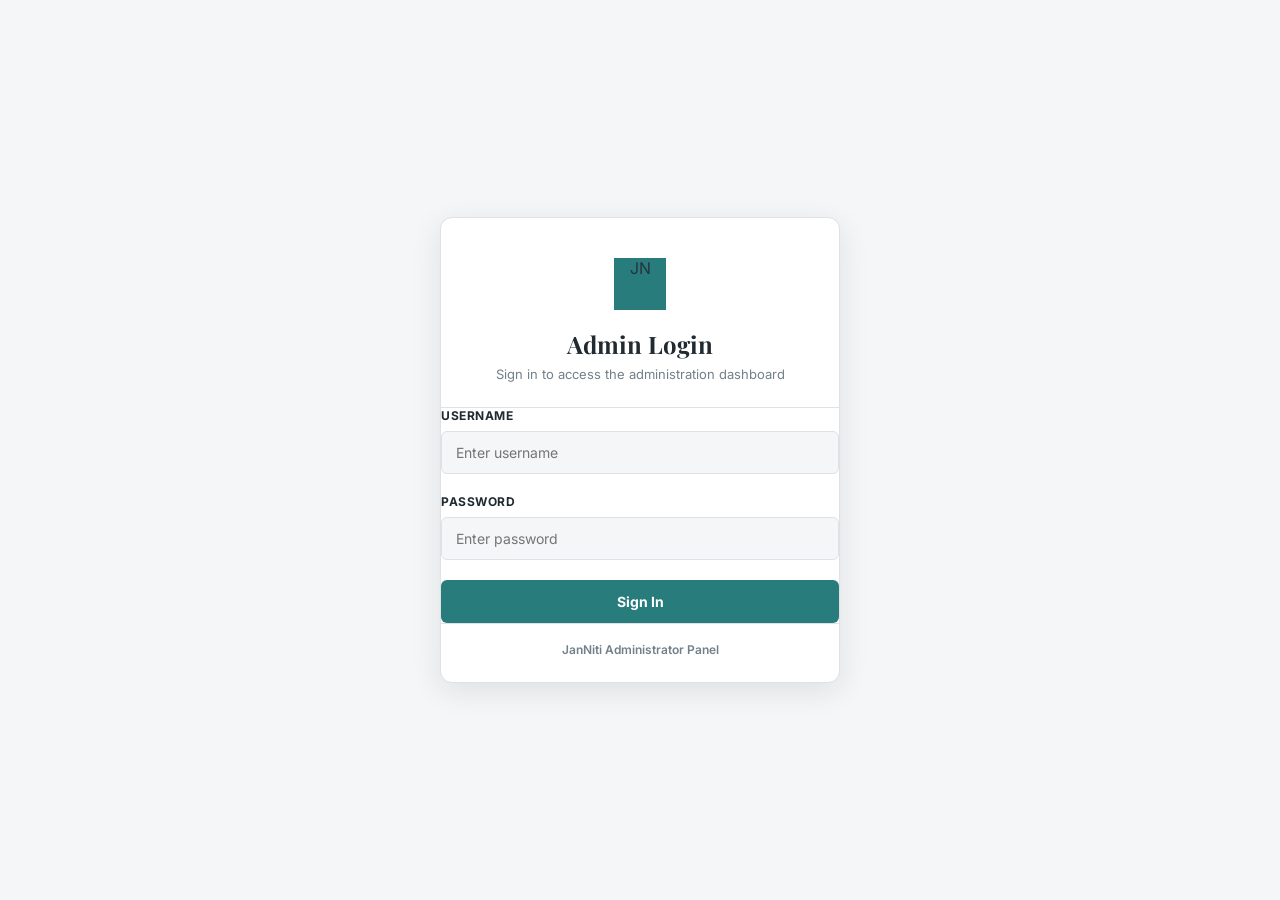
<file: frontend/Admin Side/admin.html>
<!DOCTYPE html>
<html lang="en">

<head>

    <meta charset="UTF-8">

    <meta name="viewport"
          content="width=device-width, initial-scale=1.0">

    <title>JanNiti | Government Administration</title>

    <link rel="stylesheet" href="admin.css">

    <link
        href="https://fonts.googleapis.com/css2?family=Inter:wght@400;500;600;700;800&family=Playfair+Display:wght@600;700&display=swap"
        rel="stylesheet"
    >

</head>


<body>


<!-- =====================================================
     ADMIN LOGIN OVERLAY
===================================================== -->

<div id="adminLoginScreen">

    <div class="admin-login-card">

        <div class="admin-login-header">

            <div class="admin-login-logo">
                <div class="logo-symbol">JN</div>
            </div>

            <h2>Admin Login</h2>

            <p>Sign in to access the administration dashboard</p>

        </div>

        <form id="adminLoginForm">

            <div class="admin-login-field">
                <label for="adminUsername">Username</label>
                <input
                    type="text"
                    id="adminUsername"
                    placeholder="Enter username"
                    required
                    autocomplete="username"
                >
            </div>

            <div class="admin-login-field">
                <label for="adminPassword">Password</label>
                <input
                    type="password"
                    id="adminPassword"
                    placeholder="Enter password"
                    required
                    autocomplete="current-password"
                >
            </div>

            <div
                id="adminLoginError"
                class="admin-login-error"
                style="display: none;"
            ></div>

            <button
                type="submit"
                id="adminLoginBtn"
            >
                Sign In
            </button>

        </form>

        <div class="admin-login-footer">
            JanNiti Administrator Panel
        </div>

    </div>

</div>


<!-- =====================================================
     SIDEBAR
===================================================== -->

<aside class="sidebar" id="sidebar">


    <!-- LOGO -->

    <div class="brand">

        <div class="brand-logo">
            JN
        </div>

        <div class="brand-info">

            <h2>JanNiti</h2>

            <span>Government Portal</span>

        </div>

    </div>


    <!-- NAVIGATION -->

    <div class="nav-title">
        ADMINISTRATION
    </div>


    <nav class="side-nav">


        <button
            class="nav-button active"
            data-section="dashboard"
        >

            <span class="nav-icon">▦</span>

            <span>Dashboard</span>

        </button>


        <button
            class="nav-button"
            data-section="complaints"
        >

            <span class="nav-icon">▤</span>

            <span>Complaints</span>

        </button>


        <button
            class="nav-button"
            data-section="analysis"
        >

            <span class="nav-icon">◫</span>

            <span>Analysis</span>

        </button>


        <button
            class="nav-button"
            data-section="priority"
        >

            <span class="nav-icon">◆</span>

            <span>Priority Issues</span>

        </button>


    </nav>


    <!-- ADMIN PROFILE -->

    <div class="admin-profile">

        <div class="avatar">
            AD
        </div>

        <div>

            <strong>Administrator</strong>

            <small>District Administration</small>

        </div>

    </div>


</aside>



<!-- =====================================================
     MAIN CONTENT
===================================================== -->

<main class="main-content">


    <!-- TOP BAR -->

    <header class="topbar">


        <div class="topbar-left">

            <button
                class="menu-button"
                id="menuButton"
            >
                ☰
            </button>


            <div>

                <span class="top-label">
                    ADMINISTRATIVE PORTAL
                </span>

                <h1 id="pageTitle">
                    Development Dashboard
                </h1>

            </div>

        </div>


        <div class="topbar-right">

            <button
                class="admin-logout-btn"
                id="adminLogoutBtn"
                style="display: none;"
            >
                Logout
            </button>

            <span id="currentDate"></span>

            <div class="notification">

                🔔

                <span id="notificationCount">
                    0
                </span>

            </div>

        </div>


    </header>



    <!-- =================================================
         PAGE CONTAINER
    ================================================= -->

    <div class="page-container">



        <!-- =================================================
             DASHBOARD SECTION
        ================================================= -->

        <section
            class="page-section active-section"
            id="dashboard"
        >


            <div class="section-header">

                <div>

                    <span class="section-label">
                        OVERVIEW
                    </span>

                    <h2>
                        Community Feedback Overview
                    </h2>

                    <p>
                        Monitor citizen complaints and
                        development issues.
                    </p>

                </div>


                <button
                    class="refresh-button"
                    id="refreshButton"
                >

                    ↻ Refresh Data

                </button>

            </div>



            <!-- STATISTICS -->

            <div class="stats-grid">


                <div class="stat-card">

                    <div class="stat-icon teal">
                        ▤
                    </div>

                    <div>

                        <span>Total Complaints</span>

                        <strong id="totalComplaints">
                            0
                        </strong>

                        <small>
                            All submitted complaints
                        </small>

                    </div>

                </div>



                <div class="stat-card">

                    <div class="stat-icon gold">
                        ◷
                    </div>

                    <div>

                        <span>Pending</span>

                        <strong id="pendingComplaints">
                            0
                        </strong>

                        <small>
                            Awaiting review
                        </small>

                    </div>

                </div>



                <div class="stat-card">

                    <div class="stat-icon orange">
                        !
                    </div>

                    <div>

                        <span>Under Review</span>

                        <strong id="reviewComplaints">
                            0
                        </strong>

                        <small>
                            Currently being reviewed
                        </small>

                    </div>

                </div>



                <div class="stat-card">

                    <div class="stat-icon green">
                        ✓
                    </div>

                    <div>

                        <span>Resolved</span>

                        <strong id="resolvedComplaints">
                            0
                        </strong>

                        <small>
                            Successfully resolved
                        </small>

                    </div>

                </div>


            </div>



            <!-- DASHBOARD CARDS -->

            <div class="two-column">


                <!-- PRIORITY -->

                <div class="card">

                    <div class="card-header">

                        <div>

                            <span class="section-label">
                                COMMUNITY NEEDS
                            </span>

                            <h3>
                                Priority Issues
                            </h3>

                        </div>

                        <span class="gold-symbol">
                            ◆
                        </span>

                    </div>


                    <div id="dashboardPriorityList">

                    </div>


                    <button
                        class="text-button"
                        data-section-target="priority"
                    >
                        View All Priority Issues →
                    </button>

                </div>



                <!-- CATEGORY -->

                <div class="card">

                    <div class="card-header">

                        <div>

                            <span class="section-label">
                                DISTRIBUTION
                            </span>

                            <h3>
                                Issue Categories
                            </h3>

                        </div>

                    </div>


                    <div id="dashboardCategoryList">

                    </div>


                    <button
                        class="text-button"
                        data-section-target="analysis"
                    >
                        View Full Analysis →
                    </button>

                </div>


            </div>



            <!-- RECENT COMPLAINTS -->

            <div class="card large-card">

                <div class="card-header">

                    <div>

                        <span class="section-label">
                            CITIZEN REPORTS
                        </span>

                        <h3>
                            Recent Complaints
                        </h3>

                    </div>


                    <button
                        class="text-button"
                        data-section-target="complaints"
                    >
                        View All →
                    </button>

                </div>


                <div class="table-container">

                    <table>

                        <thead>

                            <tr>

                                <th>ID</th>

                                <th>Category</th>

                                <th>Location</th>

                                <th>Severity</th>

                                <th>Status</th>

                                <th>Priority</th>

                                <th>Action</th>

                            </tr>

                        </thead>


                        <tbody
                            id="dashboardTable"
                        >

                        </tbody>

                    </table>

                </div>

            </div>


        </section>



        <!-- =================================================
             COMPLAINTS SECTION
        ================================================= -->

        <section
            class="page-section"
            id="complaints"
        >


            <div class="section-header">

                <div>

                    <span class="section-label">
                        CITIZEN REPORTS
                    </span>

                    <h2>
                        Complaint Management
                    </h2>

                    <p>
                        Review and manage complaints
                        submitted by citizens.
                    </p>

                </div>

            </div>



            <!-- SEARCH -->

            <div class="filter-card">

                <div class="search-box">

                    <span>⌕</span>

                    <input
                        type="text"
                        id="searchInput"
                        placeholder="Search complaint ID, category or location..."
                    >

                </div>


                <select id="statusFilter">

                    <option value="All">
                        All Status
                    </option>

                    <option value="Submitted">
                        Submitted
                    </option>

                    <option value="Under Review">
                        Under Review
                    </option>

                    <option value="Action Planned">
                        Action Planned
                    </option>

                    <option value="Resolved">
                        Resolved
                    </option>

                </select>


                <select id="severityFilter">

                    <option value="All">
                        All Severity
                    </option>

                    <option value="High">
                        High
                    </option>

                    <option value="Medium">
                        Medium
                    </option>

                    <option value="Low">
                        Low
                    </option>

                </select>

            </div>



            <div class="card large-card">

                <div class="table-container">

                    <table>

                        <thead>

                            <tr>

                                <th>Complaint ID</th>

                                <th>Category</th>

                                <th>Citizen</th>

                                <th>Location</th>

                                <th>Severity</th>

                                <th>Status</th>

                                <th>Priority</th>

                                <th>Action</th>

                            </tr>

                        </thead>


                        <tbody
                            id="complaintsTable"
                        >

                        </tbody>

                    </table>

                </div>

            </div>


        </section>



        <!-- =================================================
             ANALYSIS SECTION
        ================================================= -->

        <section
            class="page-section"
            id="analysis"
        >


            <div class="section-header">

                <div>

                    <span class="section-label">
                        DATA ANALYSIS
                    </span>

                    <h2>
                        Complaint Analysis
                    </h2>

                    <p>
                        Understand the distribution of
                        citizen complaints.
                    </p>

                </div>

            </div>



            <div class="analysis-grid">


                <!-- CATEGORY ANALYSIS -->

                <div class="card">

                    <div class="card-header">

                        <div>

                            <span class="section-label">
                                CATEGORY
                            </span>

                            <h3>
                                Complaints by Category
                            </h3>

                        </div>

                    </div>


                    <div id="analysisCategoryList">

                    </div>

                </div>



                <!-- STATUS ANALYSIS -->

                <div class="card">

                    <div class="card-header">

                        <div>

                            <span class="section-label">
                                STATUS
                            </span>

                            <h3>
                                Complaint Status
                            </h3>

                        </div>

                    </div>


                    <div id="statusAnalysis">

                    </div>

                </div>


            </div>



            <!-- SUMMARY -->

            <div class="card">

                <div class="card-header">

                    <div>

                        <span class="section-label">
                            SUMMARY
                        </span>

                        <h3>
                            Administrative Summary
                        </h3>

                    </div>

                </div>


                <div
                    class="summary-grid"
                    id="summaryGrid"
                >

                </div>

            </div>


        </section>



        <!-- =================================================
             PRIORITY SECTION
        ================================================= -->

        <section
            class="page-section"
            id="priority"
        >


            <div class="section-header">

                <div>

                    <span class="section-label">
                        URGENT ISSUES
                    </span>

                    <h2>
                        Priority Issues
                    </h2>

                    <p>
                        Complaints requiring greater
                        administrative attention.
                    </p>

                </div>

            </div>



            <div class="priority-banner">

                <div>

                    <strong>
                        Priority Score
                    </strong>

                    <p>
                        Higher scores indicate issues
                        that may require earlier attention.
                    </p>

                </div>


                <div class="priority-legend">

                    <span class="high">
                        ● High
                    </span>

                    <span class="medium">
                        ● Medium
                    </span>

                    <span class="low">
                        ● Low
                    </span>

                </div>

            </div>



            <div class="card large-card">

                <div class="table-container">

                    <table>

                        <thead>

                            <tr>

                                <th>Rank</th>

                                <th>Category</th>

                                <th>Reported issues</th>

                                <th>Citizen demand</th>

                                <th>Urgency weight</th>

                                <th>Hotspot score</th>

                                <th>Priority score</th>

                                <th>Band</th>

                            </tr>

                        </thead>


                        <tbody
                            id="priorityTable"
                        >

                        </tbody>

                    </table>

                </div>

            </div>


        </section>


    </div>

</main>



<!-- =====================================================
     COMPLAINT DETAILS MODAL
===================================================== -->

<div
    class="modal-overlay hidden"
    id="modalOverlay"
>


    <div class="modal">


        <button
            class="close-modal"
            id="closeModal"
        >
            ×
        </button>


        <span class="section-label">
            COMPLAINT DETAILS
        </span>


        <h2 id="modalTitle">
            Complaint
        </h2>


        <p
            class="modal-id"
            id="modalId"
        >
        </p>


        <div
            class="details-grid"
            id="modalDetails"
        >
        </div>


        <div class="description-box">

            <span>
                COMPLAINT DESCRIPTION
            </span>

            <p id="modalDescription">
            </p>

        </div>


        <div class="status-update">

            <label>
                Update Complaint Status
            </label>


            <select id="modalStatus">

                <option value="Submitted">
                    Submitted
                </option>

                <option value="Under Review">
                    Under Review
                </option>

                <option value="Action Planned">
                    Action Planned
                </option>

                <option value="Resolved">
                    Resolved
                </option>

            </select>


            <button
                id="updateStatusButton"
            >
                Update Status
            </button>

        </div>


    </div>

</div>



<!-- =====================================================
     TOAST
===================================================== -->

<div
    class="toast"
    id="toast"
>
    Updated successfully
</div>



<script src="admin.js"></script>

</body>

</html>
</file>
<file: frontend/styles.css>
/* =====================================================
   JAN NITI - UNIFIED PORTAL
   Combined Citizen + Admin Styles
   ===================================================== */

/* ---------- ROOT VARIABLES ---------- */

:root {
    --navy: #102a43;
    --dark-navy: #071a2b;
    --blue: #1769aa;
    --light-blue: #eaf4fb;
    --green: #26734d;
    --light-green: #edf8f1;
    --gold: #b8860b;
    --light-gold: #fff8e5;
    --red: #b42318;
    --light-red: #fff0ee;
    --orange: #c76b18;

    --charcoal: #202A30;
    --dark: #172027;
    --teal: #287C7C;
    --teal-dark: #1F6262;
    --teal-light: #EAF5F4;
    --gold-admin: #C69A3A;
    --gold-light: #FBF5E8;
    --green-admin: #31805B;
    --green-light: #EAF6EF;
    --orange-admin: #C56B2A;
    --orange-light: #FFF2E8;
    --red-admin: #B5423A;
    --red-light: #FCEDEC;

    --white: #ffffff;
    --off-white: #f7f9fb;
    --border: #dce4ec;
    --background: #F4F6F7;

    --text: #172b4d;
    --muted: #64748b;

    --shadow: 0 10px 30px rgba(16, 42, 67, 0.08);
    --shadow-admin: 0 8px 25px rgba(32, 42, 48, 0.07);

    --radius: 12px;
}

/* ---------- RESET ---------- */

* { margin: 0; padding: 0; box-sizing: border-box; }
html { scroll-behavior: smooth; }
body {
    font-family: "Inter", sans-serif;
    color: var(--text);
    background: var(--off-white);
    line-height: 1.6;
}
a { text-decoration: none; color: inherit; }
button, input, textarea, select { font-family: inherit; }
button { cursor: pointer; }

.container { width: min(1180px, 92%); margin: auto; }
.hidden { display: none !important; }

/* ---------- PORTAL SHOW/HIDE ---------- */

.portal { display: none; }
.portal.active-portal { display: block; }

/* =====================================================
   LANDING PAGE
===================================================== */

.landing-page { background: var(--off-white); }

.landing-header {
    position: sticky;
    top: 0;
    z-index: 1000;
    background: rgba(255,255,255,0.96);
    backdrop-filter: blur(10px);
    border-bottom: 1px solid var(--border);
}

.landing-hero {
    min-height: 420px;
    position: relative;
    display: flex;
    align-items: center;
    background: linear-gradient(100deg, rgba(7,26,43,0.97), rgba(16,42,67,0.88), rgba(23,105,170,0.72));
    overflow: hidden;
}

.landing-hero::after {
    content: "";
    position: absolute;
    right: -100px;
    bottom: -150px;
    width: 500px;
    height: 500px;
    border: 1px solid rgba(255,255,255,0.12);
    border-radius: 50%;
}

.landing-hero .hero-content {
    position: relative;
    z-index: 2;
    color: white;
    max-width: 780px;
}

.role-selector {
    padding: 90px 0;
    background: white;
}

.role-grid {
    display: grid;
    grid-template-columns: repeat(2, 1fr);
    gap: 30px;
    max-width: 900px;
    margin: 0 auto;
}

.role-card {
    background: white;
    border: 2px solid var(--border);
    border-radius: 16px;
    padding: 40px 32px;
    text-align: center;
    cursor: pointer;
    transition: 0.3s;
    position: relative;
    overflow: hidden;
}

.role-card:hover {
    transform: translateY(-8px);
    box-shadow: 0 20px 50px rgba(16,42,67,0.12);
    border-color: var(--gold);
}

.role-icon {
    width: 80px;
    height: 80px;
    margin: 0 auto 20px;
    border-radius: 50%;
    display: flex;
    align-items: center;
    justify-content: center;
    font-size: 36px;
}

.citizen-icon { background: var(--light-blue); }
.admin-icon { background: var(--teal-light); }

.role-card h3 {
    font-family: "Playfair Display", serif;
    font-size: 26px;
    color: var(--navy);
    margin-bottom: 10px;
}

.role-card > p {
    color: var(--muted);
    font-size: 14px;
    margin-bottom: 20px;
}

.role-features {
    list-style: none;
    text-align: left;
    margin-bottom: 25px;
}

.role-features li {
    padding: 8px 0;
    font-size: 13px;
    color: #3d5068;
    border-bottom: 1px solid #f0f2f5;
}

.role-features li::before {
    content: "\2713 ";
    color: var(--green);
    font-weight: 800;
    margin-right: 8px;
}

.role-btn {
    display: inline-block;
    background: var(--gold);
    color: white;
    padding: 13px 28px;
    border-radius: 8px;
    font-size: 14px;
    font-weight: 700;
    transition: 0.25s;
}

.role-card:hover .role-btn {
    background: #9d7208;
}

/* =====================================================
   HEADER (CITIZEN)
===================================================== */

.header {
    position: sticky;
    top: 0;
    z-index: 1000;
    background: rgba(255,255,255,0.96);
    backdrop-filter: blur(10px);
    border-bottom: 1px solid var(--border);
}

.nav-container {
    height: 82px;
    display: flex;
    align-items: center;
    justify-content: space-between;
}

.logo {
    display: flex;
    align-items: center;
    gap: 12px;
}

.logo-symbol {
    width: 46px;
    height: 46px;
    border-radius: 8px;
    background: var(--navy);
    color: white;
    display: flex;
    align-items: center;
    justify-content: center;
    font-weight: 700;
    letter-spacing: 1px;
}

.logo-text { display: flex; flex-direction: column; }

.logo-text strong {
    font-family: "Playfair Display", serif;
    font-size: 24px;
    color: var(--navy);
    line-height: 1;
}

.logo-text span {
    font-size: 10px;
    color: var(--muted);
    margin-top: 4px;
    text-transform: uppercase;
    letter-spacing: 0.6px;
}

.navbar { display: flex; align-items: center; gap: 32px; }

.nav-link {
    position: relative;
    font-size: 14px;
    font-weight: 600;
    color: #526579;
    padding: 8px 0;
    transition: 0.3s;
}

.nav-link:hover, .nav-link.active { color: var(--navy); }

.nav-link.active::after {
    content: "";
    position: absolute;
    bottom: -4px;
    left: 0;
    width: 100%;
    height: 2px;
    background: var(--gold);
}

.switch-link {
    color: var(--blue) !important;
    font-size: 13px !important;
    font-weight: 600 !important;
    padding: 6px 14px !important;
    border-radius: 6px !important;
    background: var(--light-blue) !important;
    transition: all 0.2s !important;
}

.switch-link:hover {
    background: var(--blue) !important;
    color: white !important;
}

.mobile-menu {
    display: none;
    background: none;
    border: none;
    font-size: 25px;
    cursor: pointer;
}

/* =====================================================
   HERO
===================================================== */

.hero {
    min-height: 620px;
    position: relative;
    display: flex;
    align-items: center;
    background: linear-gradient(100deg, rgba(7,26,43,0.97), rgba(16,42,67,0.88), rgba(23,105,170,0.72));
    overflow: hidden;
}

.hero::after {
    content: "";
    position: absolute;
    right: -100px;
    bottom: -150px;
    width: 500px;
    height: 500px;
    border: 1px solid rgba(255,255,255,0.12);
    border-radius: 50%;
}

.hero-content {
    position: relative;
    z-index: 2;
    color: white;
    max-width: 780px;
}

.hero-badge {
    display: inline-block;
    border: 1px solid rgba(255,255,255,0.3);
    background: rgba(255,255,255,0.08);
    padding: 8px 14px;
    border-radius: 30px;
    font-size: 11px;
    letter-spacing: 1.5px;
    font-weight: 700;
    margin-bottom: 24px;
}

.hero h1 {
    font-family: "Playfair Display", serif;
    font-size: clamp(44px, 6vw, 72px);
    line-height: 1.08;
    margin-bottom: 24px;
    font-weight: 700;
}

.hero h1 span { display: block; color: #e5c46b; }

.hero p {
    max-width: 650px;
    font-size: 17px;
    color: rgba(255,255,255,0.82);
    margin-bottom: 35px;
}

.hero-buttons { display: flex; gap: 14px; flex-wrap: wrap; }

/* =====================================================
   BUTTONS
===================================================== */

.btn {
    display: inline-flex;
    align-items: center;
    justify-content: center;
    gap: 12px;
    border: none;
    cursor: pointer;
    padding: 13px 22px;
    border-radius: 7px;
    font-size: 14px;
    font-weight: 700;
    transition: 0.25s;
}

.btn-primary { background: var(--gold); color: white; box-shadow: 0 5px 15px rgba(184,134,11,0.2); }
.btn-primary:hover { background: #9d7208; transform: translateY(-2px); }
.btn-outline { border: 1px solid rgba(255,255,255,0.55); color: white; background: transparent; }
.btn-outline:hover { background: white; color: var(--navy); }
.btn-secondary { background: var(--light-blue); color: var(--blue); }

/* =====================================================
   SECTION
===================================================== */

.section { padding: 90px 0; }
.section-heading { margin-bottom: 40px; }
.section-heading.center { text-align: center; }

.small-title {
    font-size: 11px;
    font-weight: 800;
    letter-spacing: 1.7px;
    color: var(--gold);
    text-transform: uppercase;
}

.section-heading h2 {
    font-family: "Playfair Display", serif;
    color: var(--navy);
    font-size: clamp(32px, 4vw, 46px);
    margin: 8px 0 10px;
}

.section-heading p { color: var(--muted); max-width: 650px; }
.section-heading.center p { margin: auto; }

/* =====================================================
   QUICK ACTIONS
===================================================== */

.quick-actions { background: white; padding: 90px 0; }

.action-grid { display: grid; grid-template-columns: repeat(3, 1fr); gap: 22px; }

.action-card {
    background: white;
    border: 1px solid var(--border);
    border-radius: var(--radius);
    padding: 32px;
    transition: 0.3s;
    box-shadow: 0 4px 15px rgba(16,42,67,0.03);
}

.action-card:hover {
    transform: translateY(-6px);
    box-shadow: var(--shadow);
    border-color: #c5d4e1;
}

.action-icon {
    width: 54px;
    height: 54px;
    display: flex;
    align-items: center;
    justify-content: center;
    border-radius: 10px;
    font-size: 24px;
    margin-bottom: 22px;
}

.action-icon.green { background: var(--light-green); }
.action-icon.blue { background: var(--light-blue); }
.action-icon.gold { background: var(--light-gold); }

.action-card h3 { font-size: 19px; margin-bottom: 10px; color: var(--navy); }
.action-card p { color: var(--muted); font-size: 14px; margin-bottom: 22px; }
.card-link { color: var(--blue); font-size: 13px; font-weight: 700; }

/* =====================================================
   FORM
===================================================== */

.submit-section { background: #f5f8fb; }

.form-wrapper {
    background: white;
    border: 1px solid var(--border);
    border-radius: 14px;
    overflow: hidden;
    box-shadow: var(--shadow);
}

.form-header { background: var(--navy); color: white; padding: 25px 32px; }
.form-header > div { display: flex; align-items: center; gap: 18px; }

.form-number {
    font-family: "Playfair Display", serif;
    font-size: 30px;
    color: #e5c46b;
}

.form-header h3 { font-size: 19px; }
.form-header p { font-size: 12px; color: rgba(255,255,255,0.65); }

#complaintForm { padding: 35px; }

.form-section { padding-bottom: 35px; margin-bottom: 35px; border-bottom: 1px solid var(--border); }
.form-section:last-of-type { border-bottom: none; margin-bottom: 0; }
.form-section > h4 { font-size: 16px; color: var(--navy); margin-bottom: 22px; }

.form-grid { display: grid; grid-template-columns: repeat(2, 1fr); gap: 22px; }
.form-group { margin-bottom: 22px; }

.form-group label, .track-card label {
    display: block;
    font-size: 13px;
    font-weight: 700;
    color: var(--navy);
    margin-bottom: 8px;
}

input, select, textarea {
    width: 100%;
    padding: 13px 15px;
    border: 1px solid #ccd6e0;
    border-radius: 7px;
    background: white;
    color: var(--text);
    font-size: 14px;
    outline: none;
    transition: 0.2s;
}

input:focus, select:focus, textarea:focus {
    border-color: var(--blue);
    box-shadow: 0 0 0 3px rgba(23,105,170,0.08);
}

textarea { resize: vertical; }

/* Severity */

.severity-options { display: grid; grid-template-columns: repeat(3, 1fr); gap: 12px; }

.severity-card {
    border: 1px solid var(--border);
    padding: 16px;
    border-radius: 8px;
    display: flex;
    align-items: center;
    gap: 12px;
    cursor: pointer;
    transition: 0.2s;
}

.severity-card:hover { border-color: var(--blue); background: #fafcff; }
.severity-card input { width: auto; }
.severity-card span { font-size: 18px; }
.severity-card div { display: flex; flex-direction: column; }
.severity-card strong { font-size: 13px; }
.severity-card small { font-size: 11px; color: var(--muted); }

/* Photo Upload */

.upload-box {
    border: 1.5px dashed #c6d1dc;
    border-radius: 10px;
    padding: 35px;
    text-align: center;
    background: #fbfcfd;
}

.upload-icon { font-size: 34px; margin-bottom: 10px; }
.upload-box h4 { color: var(--navy); margin-bottom: 5px; }
.upload-box p { font-size: 12px; color: var(--muted); margin-bottom: 16px; }

.upload-button {
    display: inline-block;
    background: var(--light-blue);
    color: var(--blue);
    border-radius: 6px;
    padding: 9px 16px;
    font-size: 13px;
    font-weight: 700;
    cursor: pointer;
}

.file-name { margin-top: 12px; font-weight: 600; }

.photo-preview {
    max-width: 220px;
    max-height: 160px;
    border-radius: 8px;
    margin: 15px auto 0;
    display: none;
    object-fit: cover;
}

/* Form Footer */

.form-footer {
    display: flex;
    align-items: center;
    justify-content: space-between;
    gap: 20px;
    padding-top: 10px;
}

.form-footer p { font-size: 12px; color: var(--muted); max-width: 550px; }
.submit-button { white-space: nowrap; }

/* =====================================================
   SUCCESS
===================================================== */

.success-section { background: var(--light-green); padding: 80px 0; }

.success-card {
    max-width: 700px;
    margin: auto;
    background: white;
    text-align: center;
    padding: 55px 35px;
    border-radius: 15px;
    box-shadow: var(--shadow);
    border: 1px solid #d7eadf;
}

.success-icon {
    width: 65px;
    height: 65px;
    margin: 0 auto 20px;
    border-radius: 50%;
    background: var(--green);
    color: white;
    font-size: 32px;
    display: flex;
    align-items: center;
    justify-content: center;
}

.success-card h2 {
    font-family: "Playfair Display", serif;
    font-size: 32px;
    color: var(--navy);
    margin: 8px 0 10px;
}

.success-card > p { color: var(--muted); max-width: 520px; margin: auto; }

.complaint-id-box {
    background: #f5f8fb;
    border: 1px solid var(--border);
    padding: 20px;
    border-radius: 9px;
    margin: 25px 0;
}

.complaint-id-box span {
    display: block;
    font-size: 10px;
    letter-spacing: 1.5px;
    color: var(--muted);
    font-weight: 700;
}

.complaint-id-box strong {
    display: block;
    color: var(--blue);
    font-size: 28px;
    letter-spacing: 2px;
    margin-top: 4px;
}

.success-buttons { display: flex; justify-content: center; gap: 12px; flex-wrap: wrap; }

/* =====================================================
   TRACK
===================================================== */

.track-section { background: white; }

.track-card {
    max-width: 750px;
    margin: auto;
    background: #f8fafc;
    padding: 35px;
    border-radius: 12px;
    border: 1px solid var(--border);
}

.track-input { display: flex; gap: 10px; }
.track-input input { flex: 1; }
.track-input button { min-width: 110px; }

.track-result {
    margin-top: 30px;
    background: white;
    border: 1px solid var(--border);
    border-radius: 10px;
    padding: 25px;
}

.result-header {
    display: flex;
    justify-content: space-between;
    gap: 20px;
    padding-bottom: 20px;
    border-bottom: 1px solid var(--border);
}

.result-header h3 { color: var(--navy); margin-bottom: 4px; }
.result-header p { font-size: 13px; color: var(--muted); }

.status-badge {
    padding: 7px 12px;
    height: fit-content;
    border-radius: 30px;
    background: var(--light-gold);
    color: var(--gold);
    font-size: 11px;
    font-weight: 800;
}

/* Timeline */

.timeline { margin-top: 25px; border-left: 2px solid #dbe4ec; padding-left: 25px; }
.timeline-item { position: relative; margin-bottom: 25px; }

.timeline-item::before {
    content: "";
    position: absolute;
    left: -34px;
    top: 3px;
    width: 14px;
    height: 14px;
    border-radius: 50%;
    background: white;
    border: 2px solid #cbd5e1;
}

.timeline-item.completed::before { background: var(--green); border-color: var(--green); }
.timeline-item.current::before { background: var(--gold); border-color: var(--gold); }
.timeline-item strong { font-size: 13px; }
.timeline-item p { color: var(--muted); font-size: 12px; }

/* =====================================================
   ABOUT
===================================================== */

.about-section { background: #f5f8fb; }

.about-grid {
    display: grid;
    grid-template-columns: 1.1fr 0.9fr;
    gap: 60px;
    align-items: center;
}

.about-content h2 {
    font-family: "Playfair Display", serif;
    color: var(--navy);
    font-size: clamp(32px, 4vw, 46px);
    line-height: 1.2;
    margin: 10px 0 20px;
}

.about-content p { color: var(--muted); margin-bottom: 15px; font-size: 15px; }

.about-card {
    background: white;
    padding: 32px;
    border-radius: 12px;
    border: 1px solid var(--border);
    box-shadow: var(--shadow);
}

.about-card h3 {
    font-family: "Playfair Display", serif;
    color: var(--navy);
    font-size: 25px;
    margin-bottom: 25px;
}

.process-item {
    display: flex;
    gap: 15px;
    padding: 17px 0;
    border-bottom: 1px solid var(--border);
}

.process-item:last-child { border-bottom: none; }

.process-item > span {
    width: 34px;
    height: 34px;
    flex-shrink: 0;
    border-radius: 50%;
    background: var(--light-blue);
    color: var(--blue);
    display: flex;
    align-items: center;
    justify-content: center;
    font-size: 11px;
    font-weight: 800;
}

.process-item strong { font-size: 14px; color: var(--navy); }
.process-item p { color: var(--muted); font-size: 12px; margin-top: 2px; }

/* =====================================================
   FOOTER
===================================================== */

.footer {
    background: var(--dark-navy);
    color: white;
    padding: 45px 0 25px;
}

.footer-content {
    display: grid;
    grid-template-columns: 1fr 1fr;
    gap: 25px;
}

.footer-logo {
    font-family: "Playfair Display", serif;
    font-size: 28px;
    color: #e5c46b;
}

.footer p { color: rgba(255,255,255,0.6); font-size: 12px; }

.footer-links {
    display: flex;
    justify-content: flex-end;
    gap: 22px;
    align-items: center;
    flex-wrap: wrap;
}

.footer-links a { color: rgba(255,255,255,0.75); font-size: 12px; }
.footer-links a:hover { color: white; }

.footer-bottom {
    grid-column: 1 / -1;
    border-top: 1px solid rgba(255,255,255,0.12);
    padding-top: 20px;
    margin-top: 15px;
    color: rgba(255,255,255,0.45);
    font-size: 11px;
}

/* =====================================================
   TOAST
===================================================== */

.toast {
    position: fixed;
    bottom: 30px;
    right: 30px;
    background: var(--navy);
    color: white;
    padding: 12px 18px;
    border-radius: 7px;
    font-size: 13px;
    opacity: 0;
    transform: translateY(20px);
    pointer-events: none;
    transition: 0.3s;
    z-index: 2000;
}

.toast.show { opacity: 1; transform: translateY(0); }

/* =====================================================
   CIVICAI SMART COMPLAINT TOOLS
===================================================== */

.smart-tools { display: flex; gap: 12px; flex-wrap: wrap; margin-top: 12px; }

.smart-tool {
    border: 1px solid #d7e2df;
    background: #fff;
    border-radius: 8px;
    padding: 10px 14px;
    cursor: pointer;
    font: inherit;
    color: #21433b;
}

.smart-tool:hover { background: #f2f8f6; }
.smart-tool.recording { border-color: #b85c5c; }

.smart-status { min-height: 20px; margin: 8px 0 0; font-size: 0.9rem; }

.smart-results, .photo-analysis {
    margin-top: 14px;
    padding: 16px;
    border-radius: 10px;
    background: #f6faf9;
    border: 1px solid #dbe9e5;
}

.smart-result-card { padding: 12px 0; border-bottom: 1px solid #dbe9e5; }
.smart-result-card:last-child { border-bottom: 0; }

.similarity-badge {
    display: inline-block;
    margin-bottom: 6px;
    font-size: 0.82rem;
    font-weight: 700;
}

.photo-analysis strong { display: inline-block; margin-bottom: 6px; }


/* =====================================================
   ADMIN SIDEBAR
===================================================== */

.sidebar {
    position: fixed;
    left: 0;
    top: 0;
    bottom: 0;
    width: 255px;
    background: var(--charcoal);
    color: white;
    z-index: 1000;
    display: flex;
    flex-direction: column;
}

.brand {
    height: 88px;
    padding: 0 23px;
    display: flex;
    align-items: center;
    gap: 12px;
    border-bottom: 1px solid rgba(255,255,255,0.08);
    cursor: pointer;
    transition: background 0.2s;
    user-select: none;
}

.brand:hover {
    background: var(--teal);
}

.brand:hover .brand-logo {
    background: white;
    color: var(--teal);
}

.brand:hover .brand-info h2 {
    color: white;
}

.brand:hover .brand-info span {
    color: rgba(255,255,255,0.7);
}

.brand-logo {
    width: 43px;
    height: 43px;
    border-radius: 7px;
    background: var(--teal);
    display: flex;
    align-items: center;
    justify-content: center;
    font-size: 12px;
    font-weight: 800;
    letter-spacing: 1px;
}

.brand-info h2 { font-family: "Playfair Display", serif; font-size: 23px; }
.brand-info span { display: block; color: rgba(255,255,255,0.5); font-size: 8px; text-transform: uppercase; letter-spacing: 1px; }

.nav-title {
    padding: 30px 23px 12px;
    color: rgba(255,255,255,0.35);
    font-size: 9px;
    font-weight: 800;
    letter-spacing: 1.5px;
}

.side-nav { padding: 0 12px; display: flex; flex-direction: column; gap: 5px; }

.nav-button {
    width: 100%;
    border: none;
    background: transparent;
    color: rgba(255,255,255,0.62);
    padding: 13px 12px;
    border-radius: 6px;
    display: flex;
    align-items: center;
    gap: 13px;
    text-align: left;
    font-size: 12px;
    font-weight: 600;
    transition: 0.2s ease;
}

.nav-button:hover { background: rgba(255,255,255,0.06); color: white; }
.nav-button.active { background: var(--teal); color: white; }

.nav-icon { width: 23px; text-align: center; font-size: 16px; }

.admin-profile {
    margin-top: auto;
    padding: 18px;
    border-top: 1px solid rgba(255,255,255,0.08);
    display: flex;
    align-items: center;
    gap: 10px;
}

.avatar {
    width: 38px;
    height: 38px;
    border-radius: 50%;
    background: var(--gold-admin);
    display: flex;
    align-items: center;
    justify-content: center;
    font-size: 10px;
    font-weight: 800;
}

.admin-profile strong { display: block; font-size: 11px; }
.admin-profile small { display: block; color: rgba(255,255,255,0.45); font-size: 8px; margin-top: 2px; }

/* =====================================================
   ADMIN MAIN CONTENT
===================================================== */

.main-content { margin-left: 255px; min-height: 100vh; }

.topbar {
    height: 88px;
    background: white;
    border-bottom: 1px solid var(--border);
    padding: 0 35px;
    display: flex;
    align-items: center;
    justify-content: space-between;
}

.topbar-left { display: flex; align-items: center; gap: 15px; }

.menu-button { display: none; border: none; background: transparent; font-size: 22px; }

.top-label { display: block; color: var(--teal); font-size: 8px; font-weight: 800; letter-spacing: 1.5px; }

.topbar h1 {
    font-family: "Playfair Display", serif;
    font-size: 25px;
    color: var(--charcoal);
    margin-top: 2px;
}

.topbar-right { display: flex; align-items: center; gap: 25px; }

.switch-link-admin {
    color: var(--blue);
    font-size: 12px;
    font-weight: 600;
    text-decoration: none;
    padding: 6px 14px;
    border-radius: 6px;
    background: var(--light-blue);
    transition: all 0.2s;
}

.switch-link-admin:hover {
    background: var(--blue);
    color: white;
}

.side-nav .nav-button:last-child {
    margin-top: 20px;
    border-top: 1px solid rgba(255,255,255,0.08);
    padding-top: 15px;
    color: rgba(255,255,255,0.5);
}

#currentDate { color: var(--muted); font-size: 10px; }

.notification { position: relative; font-size: 18px; }

.notification span {
    position: absolute;
    top: -7px;
    right: -8px;
    width: 16px;
    height: 16px;
    border-radius: 50%;
    background: var(--red-admin);
    color: white;
    display: flex;
    align-items: center;
    justify-content: center;
    font-size: 8px;
    font-weight: 800;
}

/* =====================================================
   ADMIN PAGE
===================================================== */

.page-container { padding: 35px; }

.page-section { display: none; }
.page-section.active-section { display: block; animation: fadeIn 0.25s ease; }

@keyframes fadeIn {
    from { opacity: 0; transform: translateY(5px); }
    to { opacity: 1; transform: translateY(0); }
}

.section-header {
    display: flex;
    justify-content: space-between;
    align-items: flex-end;
    margin-bottom: 28px;
    gap: 20px;
}

.section-label {
    color: var(--teal);
    font-size: 8px;
    font-weight: 800;
    letter-spacing: 1.5px;
}

.section-header h2 {
    font-family: "Playfair Display", serif;
    color: var(--charcoal);
    font-size: 30px;
    margin: 4px 0;
}

.section-header p { color: var(--muted); font-size: 11px; }

.refresh-button {
    border: 1px solid var(--border);
    background: white;
    color: var(--charcoal);
    padding: 10px 15px;
    border-radius: 6px;
    font-size: 10px;
    font-weight: 700;
}

.refresh-button:hover { border-color: var(--teal); color: var(--teal); }

/* =====================================================
   ADMIN STATISTICS
===================================================== */

.stats-grid {
    display: grid;
    grid-template-columns: repeat(4, 1fr);
    gap: 16px;
    margin-bottom: 20px;
}

.stat-card {
    background: white;
    border: 1px solid var(--border);
    border-radius: 8px;
    padding: 20px;
    display: flex;
    gap: 13px;
    box-shadow: var(--shadow-admin);
}

.stat-icon {
    width: 43px;
    height: 43px;
    flex-shrink: 0;
    border-radius: 7px;
    display: flex;
    align-items: center;
    justify-content: center;
    font-size: 17px;
    font-weight: 800;
}

.stat-icon.teal { background: var(--teal-light); color: var(--teal); }
.stat-icon.gold { background: var(--gold-light); color: var(--gold-admin); }
.stat-icon.orange { background: var(--orange-light); color: var(--orange-admin); }
.stat-icon.green { background: var(--green-light); color: var(--green-admin); }

.stat-card span { display: block; color: var(--muted); font-size: 8px; text-transform: uppercase; font-weight: 800; }
.stat-card strong { display: block; color: var(--charcoal); font-size: 27px; margin: 2px 0; }
.stat-card small { color: var(--muted); font-size: 8px; }

/* =====================================================
   ADMIN CARDS
===================================================== */

.two-column {
    display: grid;
    grid-template-columns: 1.1fr 0.9fr;
    gap: 18px;
    margin-bottom: 18px;
}

.card {
    background: white;
    border: 1px solid var(--border);
    border-radius: 8px;
    padding: 23px;
    box-shadow: var(--shadow-admin);
}

.large-card { margin-bottom: 18px; }

.card-header {
    display: flex;
    justify-content: space-between;
    align-items: flex-start;
    margin-bottom: 20px;
}

.card-header h3 { font-size: 17px; color: var(--charcoal); margin-top: 3px; }
.gold-symbol { color: var(--gold-admin); }

/* =====================================================
   ADMIN PRIORITY LIST
===================================================== */

.priority-item {
    display: grid;
    grid-template-columns: 34px 1fr auto;
    gap: 11px;
    align-items: center;
    padding: 12px 0;
    border-bottom: 1px solid #edf0f2;
}

.priority-item:last-child { border-bottom: none; }

.rank-circle {
    width: 30px;
    height: 30px;
    border-radius: 50%;
    background: var(--teal-light);
    color: var(--teal);
    display: flex;
    align-items: center;
    justify-content: center;
    font-size: 9px;
    font-weight: 800;
}

.priority-info strong { display: block; font-size: 11px; }
.priority-info small { color: var(--muted); font-size: 8px; }
.priority-score { text-align: right; }
.priority-score strong { display: block; font-size: 17px; }
.priority-score small { color: var(--muted); font-size: 8px; }

/* =====================================================
   ADMIN CATEGORY BARS
===================================================== */

.category-item { margin-bottom: 16px; }

.category-heading { display: flex; justify-content: space-between; margin-bottom: 6px; }
.category-heading span { font-size: 10px; font-weight: 600; }
.category-heading strong { font-size: 9px; color: var(--muted); }

.progress { width: 100%; height: 7px; background: #edf1f3; border-radius: 20px; overflow: hidden; }
.progress-bar { height: 100%; background: var(--teal); border-radius: 20px; }

/* =====================================================
   ADMIN TABLE
===================================================== */

.table-container { overflow-x: auto; }

table { width: 100%; border-collapse: collapse; min-width: 850px; }

th {
    background: #f7f9fa;
    color: var(--muted);
    text-align: left;
    padding: 12px 10px;
    font-size: 8px;
    text-transform: uppercase;
    letter-spacing: 0.7px;
}

td { padding: 13px 10px; border-bottom: 1px solid #edf0f2; font-size: 10px; }

.complaint-id { color: var(--teal); font-weight: 800; }

.admin-status-badge {
    display: inline-block;
    padding: 5px 8px;
    border-radius: 20px;
    font-size: 7px;
    font-weight: 800;
}

.status-submitted { background: var(--gold-light); color: var(--gold-admin); }
.status-review { background: var(--orange-light); color: var(--orange-admin); }
.status-action { background: var(--teal-light); color: var(--teal); }
.status-resolved { background: var(--green-light); color: var(--green-admin); }

.severity-high { color: var(--red-admin); font-weight: 800; }
.severity-medium { color: var(--orange-admin); font-weight: 800; }
.severity-low { color: var(--green-admin); font-weight: 800; }

.priority-high { color: var(--red-admin); font-weight: 800; }
.priority-medium { color: var(--orange-admin); font-weight: 800; }
.priority-low { color: var(--green-admin); font-weight: 800; }

.view-button {
    background: white;
    color: var(--teal);
    border: 1px solid var(--border);
    padding: 6px 9px;
    border-radius: 5px;
    font-size: 8px;
    font-weight: 800;
}

.view-button:hover { background: var(--teal-light); }

/* =====================================================
   TEXT BUTTON
===================================================== */

.text-button {
    border: none;
    background: transparent;
    color: var(--teal);
    font-size: 9px;
    font-weight: 800;
    padding: 12px 0 0;
}

/* =====================================================
   ADMIN FILTER
===================================================== */

.filter-card {
    background: white;
    border: 1px solid var(--border);
    padding: 15px;
    border-radius: 8px;
    display: flex;
    gap: 10px;
    margin-bottom: 18px;
}

.search-box {
    flex: 1;
    display: flex;
    align-items: center;
    gap: 8px;
    border: 1px solid var(--border);
    border-radius: 5px;
    padding: 0 10px;
}

.search-box input { border: none; outline: none; width: 100%; padding: 10px 0; font-size: 10px; }

.filter-card select {
    border: 1px solid var(--border);
    border-radius: 5px;
    padding: 0 10px;
    font-size: 9px;
    color: var(--text);
}

/* =====================================================
   ADMIN ANALYSIS
===================================================== */

.analysis-grid { display: grid; grid-template-columns: 1fr 1fr; gap: 18px; margin-bottom: 18px; }
.summary-grid { display: grid; grid-template-columns: repeat(4, 1fr); gap: 12px; }

.summary-box { background: #f7f9fa; padding: 18px; border-radius: 7px; }
.summary-box span { display: block; color: var(--muted); font-size: 8px; text-transform: uppercase; font-weight: 800; }
.summary-box strong { display: block; color: var(--charcoal); font-size: 22px; margin-top: 3px; }

/* =====================================================
   ADMIN PRIORITY BANNER
===================================================== */

.priority-banner {
    background: var(--charcoal);
    color: white;
    padding: 20px 23px;
    border-radius: 8px;
    display: flex;
    justify-content: space-between;
    align-items: center;
    margin-bottom: 18px;
}

.priority-banner strong { font-size: 13px; }
.priority-banner p { color: rgba(255,255,255,0.55); font-size: 9px; margin-top: 3px; }

.priority-legend { display: flex; gap: 15px; font-size: 9px; font-weight: 700; }
.priority-legend .high { color: #EF8880; }
.priority-legend .medium { color: #E6A66D; }
.priority-legend .low { color: #82C59D; }

/* =====================================================
   ADMIN MODAL
===================================================== */

.modal-overlay {
    position: fixed;
    inset: 0;
    background: rgba(23,32,39,0.68);
    display: flex;
    align-items: center;
    justify-content: center;
    padding: 20px;
    z-index: 3000;
}

.modal-overlay.hidden { display: none; }

.modal {
    position: relative;
    background: white;
    width: min(650px, 100%);
    max-height: 90vh;
    overflow-y: auto;
    border-radius: 10px;
    padding: 30px;
}

.close-modal {
    position: absolute;
    top: 15px;
    right: 20px;
    border: none;
    background: transparent;
    font-size: 25px;
    color: var(--muted);
}

.modal h2 { font-family: "Playfair Display", serif; color: var(--charcoal); margin-top: 3px; }

.modal-id { color: var(--teal); font-size: 10px; font-weight: 800; margin: 4px 0 22px; }

.details-grid { display: grid; grid-template-columns: repeat(2, 1fr); gap: 10px; }

.detail-box { background: #f7f9fa; padding: 13px; border-radius: 6px; }

.detail-box span {
    display: block;
    color: var(--muted);
    font-size: 7px;
    font-weight: 800;
    text-transform: uppercase;
    margin-bottom: 3px;
}

.detail-box strong { font-size: 10px; }

.photo-evidence {
    grid-column: 1 / -1;
    display: grid;
    grid-template-columns: minmax(170px, 240px) 1fr;
    gap: 18px;
    padding: 16px;
    border: 1px solid #d8e7e1;
    border-radius: 8px;
    background: #f4faf7;
}

.photo-evidence__image-wrap { min-height: 145px; border-radius: 6px; overflow: hidden; background: #dfe9e5; }
.photo-evidence__image { display: block; width: 100%; height: 100%; min-height: 145px; object-fit: cover; }
.photo-evidence__eyebrow, .photo-evidence__hint { display: block; color: var(--muted); font-size: 8px; font-weight: 800; letter-spacing: .06em; }
.photo-evidence h3 { margin: 6px 0; font-size: 15px; }
.photo-evidence p { margin: 0 0 10px; font-size: 12px; line-height: 1.5; }

.description-box { background: #f7f9fa; padding: 15px; margin-top: 15px; border-radius: 6px; }
.description-box span { display: block; color: var(--muted); font-size: 7px; font-weight: 800; margin-bottom: 5px; }
.description-box p { font-size: 10px; line-height: 1.7; }

.status-update { margin-top: 18px; }
.status-update label { display: block; color: var(--charcoal); font-size: 9px; font-weight: 800; margin-bottom: 6px; }
.status-update select { width: 100%; border: 1px solid var(--border); padding: 10px; border-radius: 5px; margin-bottom: 9px; }

#updateStatusButton {
    width: 100%;
    border: none;
    background: var(--teal);
    color: white;
    padding: 11px;
    border-radius: 5px;
    font-size: 10px;
    font-weight: 800;
}

#updateStatusButton:hover { background: var(--teal-dark); }

/* =====================================================
   RESPONSIVE
===================================================== */

@media (max-width: 850px) {
    .navbar {
        display: none;
        position: absolute;
        top: 82px;
        left: 0;
        right: 0;
        background: white;
        padding: 20px;
        flex-direction: column;
        border-bottom: 1px solid var(--border);
    }

    .navbar.show { display: flex; }
    .mobile-menu { display: block; }
    .action-grid { grid-template-columns: 1fr; }
    .about-grid { grid-template-columns: 1fr; gap: 35px; }
    .footer-content { grid-template-columns: 1fr; }
    .footer-links { justify-content: flex-start; }
    .role-grid { grid-template-columns: 1fr; }

    .sidebar { transform: translateX(-100%); transition: 0.3s; }
    .sidebar.open { transform: translateX(0); }
    .main-content { margin-left: 0; }
    .menu-button { display: block; }
    .two-column, .analysis-grid { grid-template-columns: 1fr; }
}

@media (max-width: 650px) {
    .hero { min-height: 560px; }
    .hero h1 { font-size: 42px; }
    .form-grid { grid-template-columns: 1fr; }
    .severity-options { grid-template-columns: 1fr; }
    #complaintForm { padding: 22px; }
    .form-footer { flex-direction: column; align-items: stretch; }
    .track-input { flex-direction: column; }
    .result-header { flex-direction: column; }
    .section { padding: 65px 0; }

    .page-container { padding: 20px; }
    .topbar { padding: 0 20px; }
    .topbar-right #currentDate { display: none; }
    .section-header { align-items: flex-start; flex-direction: column; }
    .stats-grid { grid-template-columns: 1fr; }
    .summary-grid { grid-template-columns: 1fr; }
    .filter-card { flex-direction: column; }
    .filter-card select { padding: 10px; }
    .priority-banner { align-items: flex-start; flex-direction: column; gap: 15px; }
    .details-grid { grid-template-columns: 1fr; }
}

/* =====================================================
   ADMIN LOGIN
===================================================== */

.admin-login-screen {
    display: flex;
    align-items: center;
    justify-content: center;
    min-height: 100vh;
    background: var(--background);
    padding: 20px;
}

.admin-login-card {
    background: white;
    border-radius: 12px;
    box-shadow: 0 8px 30px rgba(32, 42, 48, 0.1);
    border: 1px solid var(--border);
    width: 100%;
    max-width: 400px;
    overflow: hidden;
}

.admin-login-header {
    text-align: center;
    padding: 40px 35px 25px;
    border-bottom: 1px solid var(--border);
}

.admin-login-logo {
    display: flex;
    justify-content: center;
    margin-bottom: 18px;
}

.admin-login-logo .logo-symbol {
    width: 52px;
    height: 52px;
    font-size: 16px;
    background: var(--teal);
}

.admin-login-header h2 {
    font-family: "Playfair Display", serif;
    color: var(--charcoal);
    font-size: 24px;
    margin-bottom: 6px;
}

.admin-login-header p {
    color: var(--muted);
    font-size: 13px;
}

.admin-login-form {
    padding: 30px 35px;
}

.admin-login-field {
    margin-bottom: 20px;
}

.admin-login-field label {
    display: block;
    font-size: 12px;
    font-weight: 700;
    color: var(--charcoal);
    margin-bottom: 8px;
    text-transform: uppercase;
    letter-spacing: 0.5px;
}

.admin-login-field input {
    width: 100%;
    padding: 12px 14px;
    border: 1px solid var(--border);
    border-radius: 6px;
    font-size: 14px;
    color: var(--text);
    background: var(--background);
    outline: none;
    transition: 0.2s;
}

.admin-login-field input:focus {
    border-color: var(--teal);
    box-shadow: 0 0 0 3px rgba(40, 124, 124, 0.1);
    background: white;
}

.admin-login-error {
    background: var(--red-light);
    color: var(--red);
    padding: 10px 14px;
    border-radius: 6px;
    font-size: 12px;
    font-weight: 600;
    margin-bottom: 18px;
    border: 1px solid rgba(181, 66, 58, 0.15);
}

.admin-login-btn {
    width: 100%;
    padding: 13px;
    font-size: 14px;
    border: none;
    border-radius: 6px;
    cursor: pointer;
    font-weight: 700;
    background: var(--teal);
    color: white;
    transition: 0.2s;
}

.admin-login-btn:hover {
    background: var(--teal-dark);
}

.admin-login-btn:disabled {
    opacity: 0.7;
    cursor: not-allowed;
}

.admin-login-footer {
    text-align: center;
    padding: 18px 35px 25px;
    border-top: 1px solid var(--border);
}

.admin-login-footer a {
    color: var(--muted);
    font-size: 12px;
    font-weight: 600;
    text-decoration: none;
    transition: 0.2s;
}

.admin-login-footer a:hover {
    color: var(--teal);
}

.admin-logout-btn {
    margin-left: auto;
    background: rgba(255,255,255,0.08);
    color: rgba(255,255,255,0.6);
    border: 1px solid rgba(255,255,255,0.1);
    padding: 5px 10px;
    border-radius: 5px;
    font-size: 9px;
    font-weight: 700;
    cursor: pointer;
    transition: 0.2s;
    white-space: nowrap;
}

.admin-logout-btn:hover {
    background: var(--red);
    color: white;
    border-color: var(--red);
}
</file>
<file: frontend/Citizen side/style.css>
/* =========================================
   JAN NITI - CITIZEN PORTAL
   Formal Government Style
========================================= */


/* ---------- ROOT ---------- */

:root {

    --navy: #102a43;
    --dark-navy: #071a2b;
    --blue: #1769aa;
    --light-blue: #eaf4fb;

    --green: #26734d;
    --light-green: #edf8f1;

    --gold: #b8860b;
    --light-gold: #fff8e5;

    --red: #b42318;
    --light-red: #fff0ee;

    --orange: #c76b18;

    --white: #ffffff;
    --off-white: #f7f9fb;
    --border: #dce4ec;

    --text: #172b4d;
    --muted: #64748b;

    --shadow:
        0 10px 30px rgba(16, 42, 67, 0.08);

    --radius: 12px;
}


/* ---------- RESET ---------- */

* {
    margin: 0;
    padding: 0;
    box-sizing: border-box;
}

html {
    scroll-behavior: smooth;
}

body {

    font-family: "Inter", sans-serif;

    color: var(--text);

    background: var(--off-white);

    line-height: 1.6;
}

a {
    text-decoration: none;
    color: inherit;
}

button,
input,
textarea,
select {
    font-family: inherit;
}


/* ---------- CONTAINER ---------- */

.container {

    width: min(1180px, 92%);

    margin: auto;
}


/* =========================================
   HEADER
========================================= */

.header {

    position: sticky;

    top: 0;

    z-index: 1000;

    background: rgba(255,255,255,0.96);

    backdrop-filter: blur(10px);

    border-bottom: 1px solid var(--border);
}


.nav-container {

    height: 82px;

    display: flex;

    align-items: center;

    justify-content: space-between;
}


/* Logo */

.logo {

    display: flex;

    align-items: center;

    gap: 12px;
}


.logo-symbol {

    width: 46px;

    height: 46px;

    border-radius: 8px;

    background: var(--navy);

    color: white;

    display: flex;

    align-items: center;

    justify-content: center;

    font-weight: 700;

    letter-spacing: 1px;
}


.logo-text {

    display: flex;

    flex-direction: column;
}


.logo-text strong {

    font-family: "Playfair Display", serif;

    font-size: 24px;

    color: var(--navy);

    line-height: 1;
}


.logo-text span {

    font-size: 10px;

    color: var(--muted);

    margin-top: 4px;

    text-transform: uppercase;

    letter-spacing: 0.6px;
}


/* Navbar */

.navbar {

    display: flex;

    align-items: center;

    gap: 32px;
}


.nav-link {

    position: relative;

    font-size: 14px;

    font-weight: 600;

    color: #526579;

    padding: 8px 0;

    transition: 0.3s;
}


.nav-link:hover,
.nav-link.active {

    color: var(--navy);
}


.nav-link.active::after {

    content: "";

    position: absolute;

    bottom: -4px;

    left: 0;

    width: 100%;

    height: 2px;

    background: var(--gold);
}


.mobile-menu {

    display: none;

    background: none;

    border: none;

    font-size: 25px;

    cursor: pointer;
}


/* =========================================
   HERO
========================================= */

.hero {

    min-height: 620px;

    position: relative;

    display: flex;

    align-items: center;

    background:

        linear-gradient(
            100deg,
            rgba(7, 26, 43, 0.97),
            rgba(16, 42, 67, 0.88),
            rgba(23, 105, 170, 0.72)
        );

    overflow: hidden;
}


.hero::after {

    content: "";

    position: absolute;

    right: -100px;

    bottom: -150px;

    width: 500px;

    height: 500px;

    border: 1px solid rgba(255,255,255,0.12);

    border-radius: 50%;
}


.hero-content {

    position: relative;

    z-index: 2;

    color: white;

    max-width: 780px;
}


.hero-badge {

    display: inline-block;

    border: 1px solid rgba(255,255,255,0.3);

    background: rgba(255,255,255,0.08);

    padding: 8px 14px;

    border-radius: 30px;

    font-size: 11px;

    letter-spacing: 1.5px;

    font-weight: 700;

    margin-bottom: 24px;
}


.hero h1 {

    font-family: "Playfair Display", serif;

    font-size: clamp(44px, 6vw, 72px);

    line-height: 1.08;

    margin-bottom: 24px;

    font-weight: 700;
}


.hero h1 span {

    display: block;

    color: #e5c46b;
}


.hero p {

    max-width: 650px;

    font-size: 17px;

    color: rgba(255,255,255,0.82);

    margin-bottom: 35px;
}


.hero-buttons {

    display: flex;

    gap: 14px;

    flex-wrap: wrap;
}


/* =========================================
   BUTTONS
========================================= */

.btn {

    display: inline-flex;

    align-items: center;

    justify-content: center;

    gap: 12px;

    border: none;

    cursor: pointer;

    padding: 13px 22px;

    border-radius: 7px;

    font-size: 14px;

    font-weight: 700;

    transition: 0.25s;
}


.btn-primary {

    background: var(--gold);

    color: white;

    box-shadow: 0 5px 15px rgba(184,134,11,0.2);
}


.btn-primary:hover {

    background: #9d7208;

    transform: translateY(-2px);
}


.btn-outline {

    border: 1px solid rgba(255,255,255,0.55);

    color: white;

    background: transparent;
}


.btn-outline:hover {

    background: white;

    color: var(--navy);
}


.btn-secondary {

    background: var(--light-blue);

    color: var(--blue);
}


/* =========================================
   SECTION
========================================= */

.section {

    padding: 90px 0;
}


.section-heading {

    margin-bottom: 40px;
}


.section-heading.center {

    text-align: center;
}


.small-title {

    font-size: 11px;

    font-weight: 800;

    letter-spacing: 1.7px;

    color: var(--gold);

    text-transform: uppercase;
}


.section-heading h2 {

    font-family: "Playfair Display", serif;

    color: var(--navy);

    font-size: clamp(32px, 4vw, 46px);

    margin: 8px 0 10px;
}


.section-heading p {

    color: var(--muted);

    max-width: 650px;
}


.section-heading.center p {

    margin: auto;
}


/* =========================================
   QUICK ACTIONS
========================================= */

.quick-actions {

    background: white;

    padding: 90px 0;
}


.action-grid {

    display: grid;

    grid-template-columns:
        repeat(3, 1fr);

    gap: 22px;
}


.action-card {

    background: white;

    border: 1px solid var(--border);

    border-radius: var(--radius);

    padding: 32px;

    transition: 0.3s;

    box-shadow: 0 4px 15px rgba(16,42,67,0.03);
}


.action-card:hover {

    transform: translateY(-6px);

    box-shadow: var(--shadow);

    border-color: #c5d4e1;
}


.action-icon {

    width: 54px;

    height: 54px;

    display: flex;

    align-items: center;

    justify-content: center;

    border-radius: 10px;

    font-size: 24px;

    margin-bottom: 22px;
}


.action-icon.green {

    background: var(--light-green);
}


.action-icon.blue {

    background: var(--light-blue);
}


.action-icon.gold {

    background: var(--light-gold);
}


.action-card h3 {

    font-size: 19px;

    margin-bottom: 10px;

    color: var(--navy);
}


.action-card p {

    color: var(--muted);

    font-size: 14px;

    margin-bottom: 22px;
}


.card-link {

    color: var(--blue);

    font-size: 13px;

    font-weight: 700;
}


/* =========================================
   FORM
========================================= */

.submit-section {

    background: #f5f8fb;
}


.form-wrapper {

    background: white;

    border: 1px solid var(--border);

    border-radius: 14px;

    overflow: hidden;

    box-shadow: var(--shadow);
}


.form-header {

    background: var(--navy);

    color: white;

    padding: 25px 32px;
}


.form-header > div {

    display: flex;

    align-items: center;

    gap: 18px;
}


.form-number {

    font-family: "Playfair Display", serif;

    font-size: 30px;

    color: #e5c46b;
}


.form-header h3 {

    font-size: 19px;
}


.form-header p {

    font-size: 12px;

    color: rgba(255,255,255,0.65);
}


#complaintForm {

    padding: 35px;
}


.form-section {

    padding-bottom: 35px;

    margin-bottom: 35px;

    border-bottom: 1px solid var(--border);
}


.form-section:last-of-type {

    border-bottom: none;

    margin-bottom: 0;
}


.form-section > h4 {

    font-size: 16px;

    color: var(--navy);

    margin-bottom: 22px;
}


.form-grid {

    display: grid;

    grid-template-columns:
        repeat(2, 1fr);

    gap: 22px;
}


.form-group {

    margin-bottom: 22px;
}


.form-group label,
.track-card label {

    display: block;

    font-size: 13px;

    font-weight: 700;

    color: var(--navy);

    margin-bottom: 8px;
}


input,
select,
textarea {

    width: 100%;

    padding: 13px 15px;

    border: 1px solid #ccd6e0;

    border-radius: 7px;

    background: white;

    color: var(--text);

    font-size: 14px;

    outline: none;

    transition: 0.2s;
}


input:focus,
select:focus,
textarea:focus {

    border-color: var(--blue);

    box-shadow:
        0 0 0 3px rgba(23,105,170,0.08);
}


textarea {

    resize: vertical;
}


/* =========================================
   SEVERITY
========================================= */

.severity-options {

    display: grid;

    grid-template-columns:
        repeat(3, 1fr);

    gap: 12px;
}


.severity-card {

    border: 1px solid var(--border);

    padding: 16px;

    border-radius: 8px;

    display: flex;

    align-items: center;

    gap: 12px;

    cursor: pointer;

    transition: 0.2s;
}


.severity-card:hover {

    border-color: var(--blue);

    background: #fafcff;
}


.severity-card input {

    width: auto;
}


.severity-card span {

    font-size: 18px;
}


.severity-card div {

    display: flex;

    flex-direction: column;
}


.severity-card strong {

    font-size: 13px;
}


.severity-card small {

    font-size: 11px;

    color: var(--muted);
}


/* =========================================
   PHOTO UPLOAD
========================================= */

.upload-box {

    border: 1.5px dashed #c6d1dc;

    border-radius: 10px;

    padding: 35px;

    text-align: center;

    background: #fbfcfd;
}


.upload-icon {

    font-size: 34px;

    margin-bottom: 10px;
}


.upload-box h4 {

    color: var(--navy);

    margin-bottom: 5px;
}


.upload-box p {

    font-size: 12px;

    color: var(--muted);

    margin-bottom: 16px;
}


.upload-button {

    display: inline-block;

    background: var(--light-blue);

    color: var(--blue);

    border-radius: 6px;

    padding: 9px 16px;

    font-size: 13px;

    font-weight: 700;

    cursor: pointer;
}


.file-name {

    margin-top: 12px;

    font-weight: 600;
}


.photo-preview {

    max-width: 220px;

    max-height: 160px;

    border-radius: 8px;

    margin: 15px auto 0;

    display: none;

    object-fit: cover;
}


/* =========================================
   FORM FOOTER
========================================= */

.form-footer {

    display: flex;

    align-items: center;

    justify-content: space-between;

    gap: 20px;

    padding-top: 10px;
}


.form-footer p {

    font-size: 12px;

    color: var(--muted);

    max-width: 550px;
}


.submit-button {

    white-space: nowrap;
}


/* =========================================
   SUCCESS
========================================= */

.success-section {

    background: var(--light-green);

    padding: 80px 0;
}


.success-card {

    max-width: 700px;

    margin: auto;

    background: white;

    text-align: center;

    padding: 55px 35px;

    border-radius: 15px;

    box-shadow: var(--shadow);

    border: 1px solid #d7eadf;
}


.success-icon {

    width: 65px;

    height: 65px;

    margin: 0 auto 20px;

    border-radius: 50%;

    background: var(--green);

    color: white;

    font-size: 32px;

    display: flex;

    align-items: center;

    justify-content: center;
}


.success-card h2 {

    font-family: "Playfair Display", serif;

    font-size: 32px;

    color: var(--navy);

    margin: 8px 0 10px;
}


.success-card > p {

    color: var(--muted);

    max-width: 520px;

    margin: auto;
}


.complaint-id-box {

    background: #f5f8fb;

    border: 1px solid var(--border);

    padding: 20px;

    border-radius: 9px;

    margin: 25px 0;
}


.complaint-id-box span {

    display: block;

    font-size: 10px;

    letter-spacing: 1.5px;

    color: var(--muted);

    font-weight: 700;
}


.complaint-id-box strong {

    display: block;

    color: var(--blue);

    font-size: 28px;

    letter-spacing: 2px;

    margin-top: 4px;
}


.success-buttons {

    display: flex;

    justify-content: center;

    gap: 12px;

    flex-wrap: wrap;
}


/* =========================================
   TRACK
========================================= */

.track-section {

    background: white;
}


.track-card {

    max-width: 750px;

    margin: auto;

    background: #f8fafc;

    padding: 35px;

    border-radius: 12px;

    border: 1px solid var(--border);
}


.track-input {

    display: flex;

    gap: 10px;
}


.track-input input {

    flex: 1;
}


.track-input button {

    min-width: 110px;
}


.track-result {

    margin-top: 30px;

    background: white;

    border: 1px solid var(--border);

    border-radius: 10px;

    padding: 25px;
}


.result-header {

    display: flex;

    justify-content: space-between;

    gap: 20px;

    padding-bottom: 20px;

    border-bottom: 1px solid var(--border);
}


.result-header h3 {

    color: var(--navy);

    margin-bottom: 4px;
}


.result-header p {

    font-size: 13px;

    color: var(--muted);
}


.status-badge {

    padding: 7px 12px;

    height: fit-content;

    border-radius: 30px;

    background: var(--light-gold);

    color: var(--gold);

    font-size: 11px;

    font-weight: 800;
}


/* Timeline */

.timeline {

    margin-top: 25px;

    border-left: 2px solid #dbe4ec;

    padding-left: 25px;
}


.timeline-item {

    position: relative;

    margin-bottom: 25px;
}


.timeline-item::before {

    content: "";

    position: absolute;

    left: -34px;

    top: 3px;

    width: 14px;

    height: 14px;

    border-radius: 50%;

    background: white;

    border: 2px solid #cbd5e1;
}


.timeline-item.completed::before {

    background: var(--green);

    border-color: var(--green);
}


.timeline-item.current::before {

    background: var(--gold);

    border-color: var(--gold);
}


.timeline-item strong {

    font-size: 13px;
}


.timeline-item p {

    color: var(--muted);

    font-size: 12px;
}


/* =========================================
   ABOUT
========================================= */

.about-section {

    background: #f5f8fb;
}


.about-grid {

    display: grid;

    grid-template-columns:
        1.1fr 0.9fr;

    gap: 60px;

    align-items: center;
}


.about-content h2 {

    font-family: "Playfair Display", serif;

    color: var(--navy);

    font-size: clamp(32px, 4vw, 46px);

    line-height: 1.2;

    margin: 10px 0 20px;
}


.about-content p {

    color: var(--muted);

    margin-bottom: 15px;

    font-size: 15px;
}


.about-card {

    background: white;

    padding: 32px;

    border-radius: 12px;

    border: 1px solid var(--border);

    box-shadow: var(--shadow);
}


.about-card h3 {

    font-family: "Playfair Display", serif;

    color: var(--navy);

    font-size: 25px;

    margin-bottom: 25px;
}


.process-item {

    display: flex;

    gap: 15px;

    padding: 17px 0;

    border-bottom: 1px solid var(--border);
}


.process-item:last-child {

    border-bottom: none;
}


.process-item > span {

    width: 34px;

    height: 34px;

    flex-shrink: 0;

    border-radius: 50%;

    background: var(--light-blue);

    color: var(--blue);

    display: flex;

    align-items: center;

    justify-content: center;

    font-size: 11px;

    font-weight: 800;
}


.process-item strong {

    font-size: 14px;

    color: var(--navy);
}


.process-item p {

    color: var(--muted);

    font-size: 12px;

    margin-top: 2px;
}


/* =========================================
   FOOTER
========================================= */

.footer {

    background: var(--dark-navy);

    color: white;

    padding: 45px 0 25px;
}


.footer-content {

    display: grid;

    grid-template-columns:
        1fr 1fr;

    gap: 25px;
}


.footer-logo {

    font-family: "Playfair Display", serif;

    font-size: 28px;

    color: #e5c46b;
}


.footer p {

    color: rgba(255,255,255,0.6);

    font-size: 12px;
}


.footer-links {

    display: flex;

    justify-content: flex-end;

    gap: 22px;

    align-items: center;

    flex-wrap: wrap;
}


.footer-links a {

    color: rgba(255,255,255,0.75);

    font-size: 12px;
}


.footer-links a:hover {

    color: white;
}


.footer-bottom {

    grid-column: 1 / -1;

    border-top: 1px solid rgba(255,255,255,0.12);

    padding-top: 20px;

    margin-top: 15px;

    color: rgba(255,255,255,0.45);

    font-size: 11px;
}


/* =========================================
   TOAST
========================================= */

.toast {

    position: fixed;

    bottom: 30px;

    right: 30px;

    background: var(--navy);

    color: white;

    padding: 12px 18px;

    border-radius: 7px;

    font-size: 13px;

    opacity: 0;

    transform: translateY(20px);

    pointer-events: none;

    transition: 0.3s;

    z-index: 2000;
}


.toast.show {

    opacity: 1;

    transform: translateY(0);
}


/* =========================================
   UTILITY
========================================= */

.hidden {

    display: none !important;
}


/* =========================================
   RESPONSIVE
========================================= */

@media (max-width: 850px) {

    .navbar {

        display: none;

        position: absolute;

        top: 82px;

        left: 0;

        right: 0;

        background: white;

        padding: 20px;

        flex-direction: column;

        border-bottom: 1px solid var(--border);
    }


    .navbar.show {

        display: flex;
    }


    .mobile-menu {

        display: block;
    }


    .action-grid {

        grid-template-columns: 1fr;
    }


    .about-grid {

        grid-template-columns: 1fr;

        gap: 35px;
    }


    .footer-content {

        grid-template-columns: 1fr;
    }


    .footer-links {

        justify-content: flex-start;
    }

}


@media (max-width: 650px) {

    .hero {

        min-height: 560px;
    }


    .hero h1 {

        font-size: 42px;
    }


    .form-grid {

        grid-template-columns: 1fr;
    }


    .severity-options {

        grid-template-columns: 1fr;
    }


    #complaintForm {

        padding: 22px;
    }


    .form-footer {

        flex-direction: column;

        align-items: stretch;
    }


    .track-input {

        flex-direction: column;
    }


    .result-header {

        flex-direction: column;
    }


    .section {

        padding: 65px 0;
    }

}

/* =========================================
   CIVICAI SMART COMPLAINT TOOLS
========================================= */
.smart-tools {
    display: flex;
    gap: 12px;
    flex-wrap: wrap;
    margin-top: 12px;
}

.smart-tool {
    border: 1px solid #d7e2df;
    background: #fff;
    border-radius: 8px;
    padding: 10px 14px;
    cursor: pointer;
    font: inherit;
    color: #21433b;
}

.smart-tool:hover {
    background: #f2f8f6;
}

.smart-tool.recording {
    border-color: #b85c5c;
}

.smart-status {
    min-height: 20px;
    margin: 8px 0 0;
    font-size: 0.9rem;
}

.smart-results, .photo-analysis {
    margin-top: 14px;
    padding: 16px;
    border-radius: 10px;
    background: #f6faf9;
    border: 1px solid #dbe9e5;
}

.smart-result-card {
    padding: 12px 0;
    border-bottom: 1px solid #dbe9e5;
}

.smart-result-card:last-child {
    border-bottom: 0;
}

.similarity-badge {
    display: inline-block;
    margin-bottom: 6px;
    font-size: 0.82rem;
    font-weight: 700;
}

.photo-analysis strong {
    display: inline-block;
    margin-bottom: 6px;
}
</file>
<file: frontend/Admin Side/admin.css>
/* =====================================================
   JAN NITI ADMIN PORTAL
   FORMAL GOVERNMENT THEME
===================================================== */

:root {

    --charcoal: #202A30;

    --dark: #172027;

    --teal: #287C7C;

    --teal-dark: #1F6262;

    --teal-light: #EAF5F4;

    --gold: #C69A3A;

    --gold-light: #FBF5E8;

    --green: #31805B;

    --green-light: #EAF6EF;

    --orange: #C56B2A;

    --orange-light: #FFF2E8;

    --red: #B5423A;

    --red-light: #FCEDEC;

    --background: #F4F6F7;

    --white: #FFFFFF;

    --border: #DCE2E5;

    --text: #26343B;

    --muted: #71808A;

    --shadow:
        0 8px 25px rgba(32, 42, 48, 0.07);

}


/* =====================================================
   RESET
===================================================== */

* {

    margin: 0;

    padding: 0;

    box-sizing: border-box;

}


html {

    scroll-behavior: smooth;

}


body {

    font-family: "Inter", sans-serif;

    background: var(--background);

    color: var(--text);

    min-height: 100vh;

}


button,
input,
select {

    font-family: inherit;

}


button {

    cursor: pointer;

}


/* =====================================================
   SIDEBAR
===================================================== */

.sidebar {

    position: fixed;

    left: 0;

    top: 0;

    bottom: 0;

    width: 255px;

    background: var(--charcoal);

    color: white;

    z-index: 1000;

    display: flex;

    flex-direction: column;

}


/* LOGO */

.brand {

    height: 88px;

    padding: 0 23px;

    display: flex;

    align-items: center;

    gap: 12px;

    border-bottom:
        1px solid rgba(255,255,255,0.08);

}


.brand-logo {

    width: 43px;

    height: 43px;

    border-radius: 7px;

    background: var(--teal);

    display: flex;

    align-items: center;

    justify-content: center;

    font-size: 12px;

    font-weight: 800;

    letter-spacing: 1px;

}


.brand-info h2 {

    font-family:
        "Playfair Display", serif;

    font-size: 23px;

}


.brand-info span {

    display: block;

    color:
        rgba(255,255,255,0.5);

    font-size: 8px;

    text-transform: uppercase;

    letter-spacing: 1px;

}


/* NAVIGATION */

.nav-title {

    padding: 30px 23px 12px;

    color:
        rgba(255,255,255,0.35);

    font-size: 9px;

    font-weight: 800;

    letter-spacing: 1.5px;

}


.side-nav {

    padding: 0 12px;

    display: flex;

    flex-direction: column;

    gap: 5px;

}


/*
IMPORTANT:
These are BUTTONS instead of normal links.
JavaScript changes the visible page.
*/

.nav-button {

    width: 100%;

    border: none;

    background: transparent;

    color:
        rgba(255,255,255,0.62);

    padding: 13px 12px;

    border-radius: 6px;

    display: flex;

    align-items: center;

    gap: 13px;

    text-align: left;

    font-size: 12px;

    font-weight: 600;

    transition: 0.2s ease;

}


.nav-button:hover {

    background:
        rgba(255,255,255,0.06);

    color: white;

}


.nav-button.active {

    background: var(--teal);

    color: white;

}


.nav-icon {

    width: 23px;

    text-align: center;

    font-size: 16px;

}


/* ADMIN PROFILE */

.admin-profile {

    margin-top: auto;

    padding: 18px;

    border-top:
        1px solid rgba(255,255,255,0.08);

    display: flex;

    align-items: center;

    gap: 10px;

}


.avatar {

    width: 38px;

    height: 38px;

    border-radius: 50%;

    background: var(--gold);

    display: flex;

    align-items: center;

    justify-content: center;

    font-size: 10px;

    font-weight: 800;

}


.admin-profile strong {

    display: block;

    font-size: 11px;

}


.admin-profile small {

    display: block;

    color:
        rgba(255,255,255,0.45);

    font-size: 8px;

    margin-top: 2px;

}


/* =====================================================
   MAIN CONTENT
===================================================== */

.main-content {

    margin-left: 255px;

    min-height: 100vh;

}


/* =====================================================
   TOPBAR
===================================================== */

.topbar {

    height: 88px;

    background: white;

    border-bottom:
        1px solid var(--border);

    padding: 0 35px;

    display: flex;

    align-items: center;

    justify-content: space-between;

}


.topbar-left {

    display: flex;

    align-items: center;

    gap: 15px;

}


.menu-button {

    display: none;

    border: none;

    background: transparent;

    font-size: 22px;

}


.top-label {

    display: block;

    color: var(--teal);

    font-size: 8px;

    font-weight: 800;

    letter-spacing: 1.5px;

}


.topbar h1 {

    font-family:
        "Playfair Display", serif;

    font-size: 25px;

    color: var(--charcoal);

    margin-top: 2px;

}


.topbar-right {

    display: flex;

    align-items: center;

    gap: 25px;

}


#currentDate {

    color: var(--muted);

    font-size: 10px;

}


.notification {

    position: relative;

    font-size: 18px;

}


.notification span {

    position: absolute;

    top: -7px;

    right: -8px;

    width: 16px;

    height: 16px;

    border-radius: 50%;

    background: var(--red);

    color: white;

    display: flex;

    align-items: center;

    justify-content: center;

    font-size: 8px;

    font-weight: 800;

}


/* =====================================================
   PAGE
===================================================== */

.page-container {

    padding: 35px;

}


.page-section {

    display: none;

}


.page-section.active-section {

    display: block;

    animation: fadeIn 0.25s ease;

}


@keyframes fadeIn {

    from {

        opacity: 0;

        transform: translateY(5px);

    }

    to {

        opacity: 1;

        transform: translateY(0);

    }

}


/* =====================================================
   SECTION HEADER
===================================================== */

.section-header {

    display: flex;

    justify-content: space-between;

    align-items: flex-end;

    margin-bottom: 28px;

    gap: 20px;

}


.section-label {

    color: var(--teal);

    font-size: 8px;

    font-weight: 800;

    letter-spacing: 1.5px;

}


.section-header h2 {

    font-family:
        "Playfair Display", serif;

    color: var(--charcoal);

    font-size: 30px;

    margin: 4px 0;

}


.section-header p {

    color: var(--muted);

    font-size: 11px;

}


/* =====================================================
   REFRESH BUTTON
===================================================== */

.refresh-button {

    border: 1px solid var(--border);

    background: white;

    color: var(--charcoal);

    padding: 10px 15px;

    border-radius: 6px;

    font-size: 10px;

    font-weight: 700;

}


.refresh-button:hover {

    border-color: var(--teal);

    color: var(--teal);

}


/* =====================================================
   STATISTICS
===================================================== */

.stats-grid {

    display: grid;

    grid-template-columns:
        repeat(4, 1fr);

    gap: 16px;

    margin-bottom: 20px;

}


.stat-card {

    background: white;

    border: 1px solid var(--border);

    border-radius: 8px;

    padding: 20px;

    display: flex;

    gap: 13px;

    box-shadow: var(--shadow);

}


.stat-icon {

    width: 43px;

    height: 43px;

    flex-shrink: 0;

    border-radius: 7px;

    display: flex;

    align-items: center;

    justify-content: center;

    font-size: 17px;

    font-weight: 800;

}


.stat-icon.teal {

    background: var(--teal-light);

    color: var(--teal);

}


.stat-icon.gold {

    background: var(--gold-light);

    color: var(--gold);

}


.stat-icon.orange {

    background: var(--orange-light);

    color: var(--orange);

}


.stat-icon.green {

    background: var(--green-light);

    color: var(--green);

}


.stat-card span {

    display: block;

    color: var(--muted);

    font-size: 8px;

    text-transform: uppercase;

    font-weight: 800;

}


.stat-card strong {

    display: block;

    color: var(--charcoal);

    font-size: 27px;

    margin: 2px 0;

}


.stat-card small {

    color: var(--muted);

    font-size: 8px;

}


/* =====================================================
   CARDS
===================================================== */

.two-column {

    display: grid;

    grid-template-columns:
        1.1fr 0.9fr;

    gap: 18px;

    margin-bottom: 18px;

}


.card {

    background: white;

    border: 1px solid var(--border);

    border-radius: 8px;

    padding: 23px;

    box-shadow: var(--shadow);

}


.large-card {

    margin-bottom: 18px;

}


.card-header {

    display: flex;

    justify-content: space-between;

    align-items: flex-start;

    margin-bottom: 20px;

}


.card-header h3 {

    font-size: 17px;

    color: var(--charcoal);

    margin-top: 3px;

}


.gold-symbol {

    color: var(--gold);

}


/* =====================================================
   PRIORITY LIST
===================================================== */

.priority-item {

    display: grid;

    grid-template-columns:
        34px 1fr auto;

    gap: 11px;

    align-items: center;

    padding: 12px 0;

    border-bottom:
        1px solid #edf0f2;

}


.priority-item:last-child {

    border-bottom: none;

}


.rank-circle {

    width: 30px;

    height: 30px;

    border-radius: 50%;

    background: var(--teal-light);

    color: var(--teal);

    display: flex;

    align-items: center;

    justify-content: center;

    font-size: 9px;

    font-weight: 800;

}


.priority-info strong {

    display: block;

    font-size: 11px;

}


.priority-info small {

    color: var(--muted);

    font-size: 8px;

}


.priority-score {

    text-align: right;

}


.priority-score strong {

    display: block;

    font-size: 17px;

}


.priority-score small {

    color: var(--muted);

    font-size: 8px;

}


/* =====================================================
   CATEGORY BARS
===================================================== */

.category-item {

    margin-bottom: 16px;

}


.category-heading {

    display: flex;

    justify-content: space-between;

    margin-bottom: 6px;

}


.category-heading span {

    font-size: 10px;

    font-weight: 600;

}


.category-heading strong {

    font-size: 9px;

    color: var(--muted);

}


.progress {

    width: 100%;

    height: 7px;

    background: #edf1f3;

    border-radius: 20px;

    overflow: hidden;

}


.progress-bar {

    height: 100%;

    background: var(--teal);

    border-radius: 20px;

}


/* =====================================================
   TABLE
===================================================== */

.table-container {

    overflow-x: auto;

}


table {

    width: 100%;

    border-collapse: collapse;

    min-width: 850px;

}


th {

    background: #f7f9fa;

    color: var(--muted);

    text-align: left;

    padding: 12px 10px;

    font-size: 8px;

    text-transform: uppercase;

    letter-spacing: 0.7px;

}


td {

    padding: 13px 10px;

    border-bottom:
        1px solid #edf0f2;

    font-size: 10px;

}


.complaint-id {

    color: var(--teal);

    font-weight: 800;

}


.status-badge {

    display: inline-block;

    padding: 5px 8px;

    border-radius: 20px;

    font-size: 7px;

    font-weight: 800;

}


.status-submitted {

    background: var(--gold-light);

    color: var(--gold);

}


.status-review {

    background: var(--orange-light);

    color: var(--orange);

}


.status-action {

    background: var(--teal-light);

    color: var(--teal);

}


.status-resolved {

    background: var(--green-light);

    color: var(--green);

}


.severity-high {

    color: var(--red);

    font-weight: 800;

}


.severity-medium {

    color: var(--orange);

    font-weight: 800;

}


.severity-low {

    color: var(--green);

    font-weight: 800;

}


.priority-high {

    color: var(--red);

    font-weight: 800;

}


.priority-medium {

    color: var(--orange);

    font-weight: 800;

}


.priority-low {

    color: var(--green);

    font-weight: 800;

}


.view-button {

    background: white;

    color: var(--teal);

    border: 1px solid var(--border);

    padding: 6px 9px;

    border-radius: 5px;

    font-size: 8px;

    font-weight: 800;

}


.view-button:hover {

    background: var(--teal-light);

}


/* =====================================================
   TEXT BUTTON
===================================================== */

.text-button {

    border: none;

    background: transparent;

    color: var(--teal);

    font-size: 9px;

    font-weight: 800;

    padding: 12px 0 0;

}


/* =====================================================
   FILTER
===================================================== */

.filter-card {

    background: white;

    border: 1px solid var(--border);

    padding: 15px;

    border-radius: 8px;

    display: flex;

    gap: 10px;

    margin-bottom: 18px;

}


.search-box {

    flex: 1;

    display: flex;

    align-items: center;

    gap: 8px;

    border: 1px solid var(--border);

    border-radius: 5px;

    padding: 0 10px;

}


.search-box input {

    border: none;

    outline: none;

    width: 100%;

    padding: 10px 0;

    font-size: 10px;

}


.filter-card select {

    border: 1px solid var(--border);

    border-radius: 5px;

    padding: 0 10px;

    font-size: 9px;

    color: var(--text);

}


/* =====================================================
   ANALYSIS
===================================================== */

.analysis-grid {

    display: grid;

    grid-template-columns:
        1fr 1fr;

    gap: 18px;

    margin-bottom: 18px;

}


.summary-grid {

    display: grid;

    grid-template-columns:
        repeat(4, 1fr);

    gap: 12px;

}


.summary-box {

    background: #f7f9fa;

    padding: 18px;

    border-radius: 7px;

}


.summary-box span {

    display: block;

    color: var(--muted);

    font-size: 8px;

    text-transform: uppercase;

    font-weight: 800;

}


.summary-box strong {

    display: block;

    color: var(--charcoal);

    font-size: 22px;

    margin-top: 3px;

}


/* =====================================================
   PRIORITY BANNER
===================================================== */

.priority-banner {

    background: var(--charcoal);

    color: white;

    padding: 20px 23px;

    border-radius: 8px;

    display: flex;

    justify-content: space-between;

    align-items: center;

    margin-bottom: 18px;

}


.priority-banner strong {

    font-size: 13px;

}


.priority-banner p {

    color:
        rgba(255,255,255,0.55);

    font-size: 9px;

    margin-top: 3px;

}


.priority-legend {

    display: flex;

    gap: 15px;

    font-size: 9px;

    font-weight: 700;

}


.priority-legend .high {

    color: #EF8880;

}


.priority-legend .medium {

    color: #E6A66D;

}


.priority-legend .low {

    color: #82C59D;

}


/* =====================================================
   MODAL
===================================================== */

.modal-overlay {

    position: fixed;

    inset: 0;

    background:
        rgba(23,32,39,0.68);

    display: flex;

    align-items: center;

    justify-content: center;

    padding: 20px;

    z-index: 3000;

}


.modal-overlay.hidden {

    display: none;

}


.modal {

    position: relative;

    background: white;

    width: min(650px, 100%);

    max-height: 90vh;

    overflow-y: auto;

    border-radius: 10px;

    padding: 30px;

}


.close-modal {

    position: absolute;

    top: 15px;

    right: 20px;

    border: none;

    background: transparent;

    font-size: 25px;

    color: var(--muted);

}


.modal h2 {

    font-family:
        "Playfair Display", serif;

    color: var(--charcoal);

    margin-top: 3px;

}


.modal-id {

    color: var(--teal);

    font-size: 10px;

    font-weight: 800;

    margin: 4px 0 22px;

}


.details-grid {

    display: grid;

    grid-template-columns:
        repeat(2, 1fr);

    gap: 10px;

}


.detail-box {

    background: #f7f9fa;

    padding: 13px;

    border-radius: 6px;

}


.detail-box span {

    display: block;

    color: var(--muted);

    font-size: 7px;

    font-weight: 800;

    text-transform: uppercase;

    margin-bottom: 3px;

}


.detail-box strong {

    font-size: 10px;

}

.photo-evidence {
    grid-column: 1 / -1;
    display: grid;
    grid-template-columns: minmax(170px, 240px) 1fr;
    gap: 18px;
    padding: 16px;
    border: 1px solid #d8e7e1;
    border-radius: 8px;
    background: #f4faf7;
}

.photo-evidence__image-wrap {
    min-height: 145px;
    border-radius: 6px;
    overflow: hidden;
    background: #dfe9e5;
}

.photo-evidence__image {
    display: block;
    width: 100%;
    height: 100%;
    min-height: 145px;
    object-fit: cover;
}

.photo-evidence__eyebrow,
.photo-evidence__hint {
    display: block;
    color: var(--muted);
    font-size: 8px;
    font-weight: 800;
    letter-spacing: .06em;
}

.photo-evidence h3 {
    margin: 6px 0;
    font-size: 15px;
}

.photo-evidence p {
    margin: 0 0 10px;
    font-size: 12px;
    line-height: 1.5;
}

@media (max-width: 560px) {
    .photo-evidence { grid-template-columns: 1fr; }
}


.description-box {

    background: #f7f9fa;

    padding: 15px;

    margin-top: 15px;

    border-radius: 6px;

}


.description-box span {

    display: block;

    color: var(--muted);

    font-size: 7px;

    font-weight: 800;

    margin-bottom: 5px;

}


.description-box p {

    font-size: 10px;

    line-height: 1.7;

}


.status-update {

    margin-top: 18px;

}


.status-update label {

    display: block;

    color: var(--charcoal);

    font-size: 9px;

    font-weight: 800;

    margin-bottom: 6px;

}


.status-update select {

    width: 100%;

    border: 1px solid var(--border);

    padding: 10px;

    border-radius: 5px;

    margin-bottom: 9px;

}


#updateStatusButton {

    width: 100%;

    border: none;

    background: var(--teal);

    color: white;

    padding: 11px;

    border-radius: 5px;

    font-size: 10px;

    font-weight: 800;

}


#updateStatusButton:hover {

    background: var(--teal-dark);

}


/* =====================================================
   TOAST
===================================================== */

.toast {

    position: fixed;

    right: 25px;

    bottom: 25px;

    background: var(--charcoal);

    color: white;

    padding: 12px 18px;

    border-radius: 6px;

    font-size: 10px;

    opacity: 0;

    transform: translateY(15px);

    pointer-events: none;

    transition: 0.25s;

    z-index: 5000;

}


.toast.show {

    opacity: 1;

    transform: translateY(0);

}


/* =====================================================
   RESPONSIVE
===================================================== */

@media (max-width: 1100px) {

    .stats-grid {

        grid-template-columns:
            repeat(2, 1fr);

    }

    .summary-grid {

        grid-template-columns:
            repeat(2, 1fr);

    }

}


@media (max-width: 850px) {

    .sidebar {

        transform: translateX(-100%);

        transition: 0.3s;

    }


    .sidebar.open {

        transform: translateX(0);

    }


    .main-content {

        margin-left: 0;

    }


    .menu-button {

        display: block;

    }


    .two-column,
    .analysis-grid {

        grid-template-columns: 1fr;

    }

}


@media (max-width: 600px) {

    .page-container {

        padding: 20px;

    }


    .topbar {

        padding: 0 20px;

    }


    .topbar-right #currentDate {

        display: none;

    }


    .section-header {

        align-items: flex-start;

        flex-direction: column;

    }


    .stats-grid {

        grid-template-columns: 1fr;

    }


    .summary-grid {

        grid-template-columns: 1fr;

    }


    .filter-card {

        flex-direction: column;

    }


    .filter-card select {

        padding: 10px;

    }


    .priority-banner {

        align-items: flex-start;

        flex-direction: column;

        gap: 15px;

    }


    .details-grid {

        grid-template-columns: 1fr;

    }

}

/* =====================================================
   ADMIN LOGIN OVERLAY
===================================================== */

#adminLoginScreen {
    display: flex;
    align-items: center;
    justify-content: center;
    position: fixed;
    inset: 0;
    z-index: 9999;
    background: var(--background);
    padding: 20px;
}

.admin-login-card {
    background: white;
    border-radius: 12px;
    box-shadow: 0 8px 30px rgba(32, 42, 48, 0.1);
    border: 1px solid var(--border);
    width: 100%;
    max-width: 400px;
    overflow: hidden;
}

.admin-login-header {
    text-align: center;
    padding: 40px 35px 25px;
    border-bottom: 1px solid var(--border);
}

.admin-login-logo {
    display: flex;
    justify-content: center;
    margin-bottom: 18px;
}

.admin-login-logo .logo-symbol {
    width: 52px;
    height: 52px;
    font-size: 16px;
    background: var(--teal);
}

.admin-login-header h2 {
    font-family: "Playfair Display", serif;
    color: var(--charcoal);
    font-size: 24px;
    margin-bottom: 6px;
}

.admin-login-header p {
    color: var(--muted);
    font-size: 13px;
}

.admin-login-form {
    padding: 30px 35px;
}

.admin-login-field {
    margin-bottom: 20px;
}

.admin-login-field label {
    display: block;
    font-size: 12px;
    font-weight: 700;
    color: var(--charcoal);
    margin-bottom: 8px;
    text-transform: uppercase;
    letter-spacing: 0.5px;
}

.admin-login-field input {
    width: 100%;
    padding: 12px 14px;
    border: 1px solid var(--border);
    border-radius: 6px;
    font-size: 14px;
    color: var(--text);
    background: var(--background);
    outline: none;
    transition: 0.2s;
}

.admin-login-field input:focus {
    border-color: var(--teal);
    box-shadow: 0 0 0 3px rgba(40, 124, 124, 0.1);
    background: white;
}

.admin-login-error {
    background: #FBF0EF;
    color: #B5423A;
    padding: 10px 14px;
    border-radius: 6px;
    font-size: 12px;
    font-weight: 600;
    margin-bottom: 18px;
    border: 1px solid rgba(181, 66, 58, 0.15);
}

.admin-login-form .admin-login-error {
    background: var(--red-light, #FBF0EF);
}

#adminLoginBtn {
    width: 100%;
    padding: 13px;
    font-size: 14px;
    border: none;
    border-radius: 6px;
    cursor: pointer;
    font-weight: 700;
    background: var(--teal);
    color: white;
    transition: 0.2s;
}

#adminLoginBtn:hover {
    background: var(--teal-dark);
}

#adminLoginBtn:disabled {
    opacity: 0.7;
    cursor: not-allowed;
}

.admin-login-footer {
    text-align: center;
    padding: 18px 35px 25px;
    border-top: 1px solid var(--border);
    color: var(--muted);
    font-size: 12px;
    font-weight: 600;
}

.admin-logout-btn {
    border: 1px solid var(--border);
    background: var(--charcoal);
    color: white;
    padding: 6px 14px;
    border-radius: 6px;
    font-size: 12px;
    font-weight: 700;
    cursor: pointer;
    transition: 0.2s;
    margin-right: 12px;
}

.admin-logout-btn:hover {
    background: var(--teal);
}
</file>
